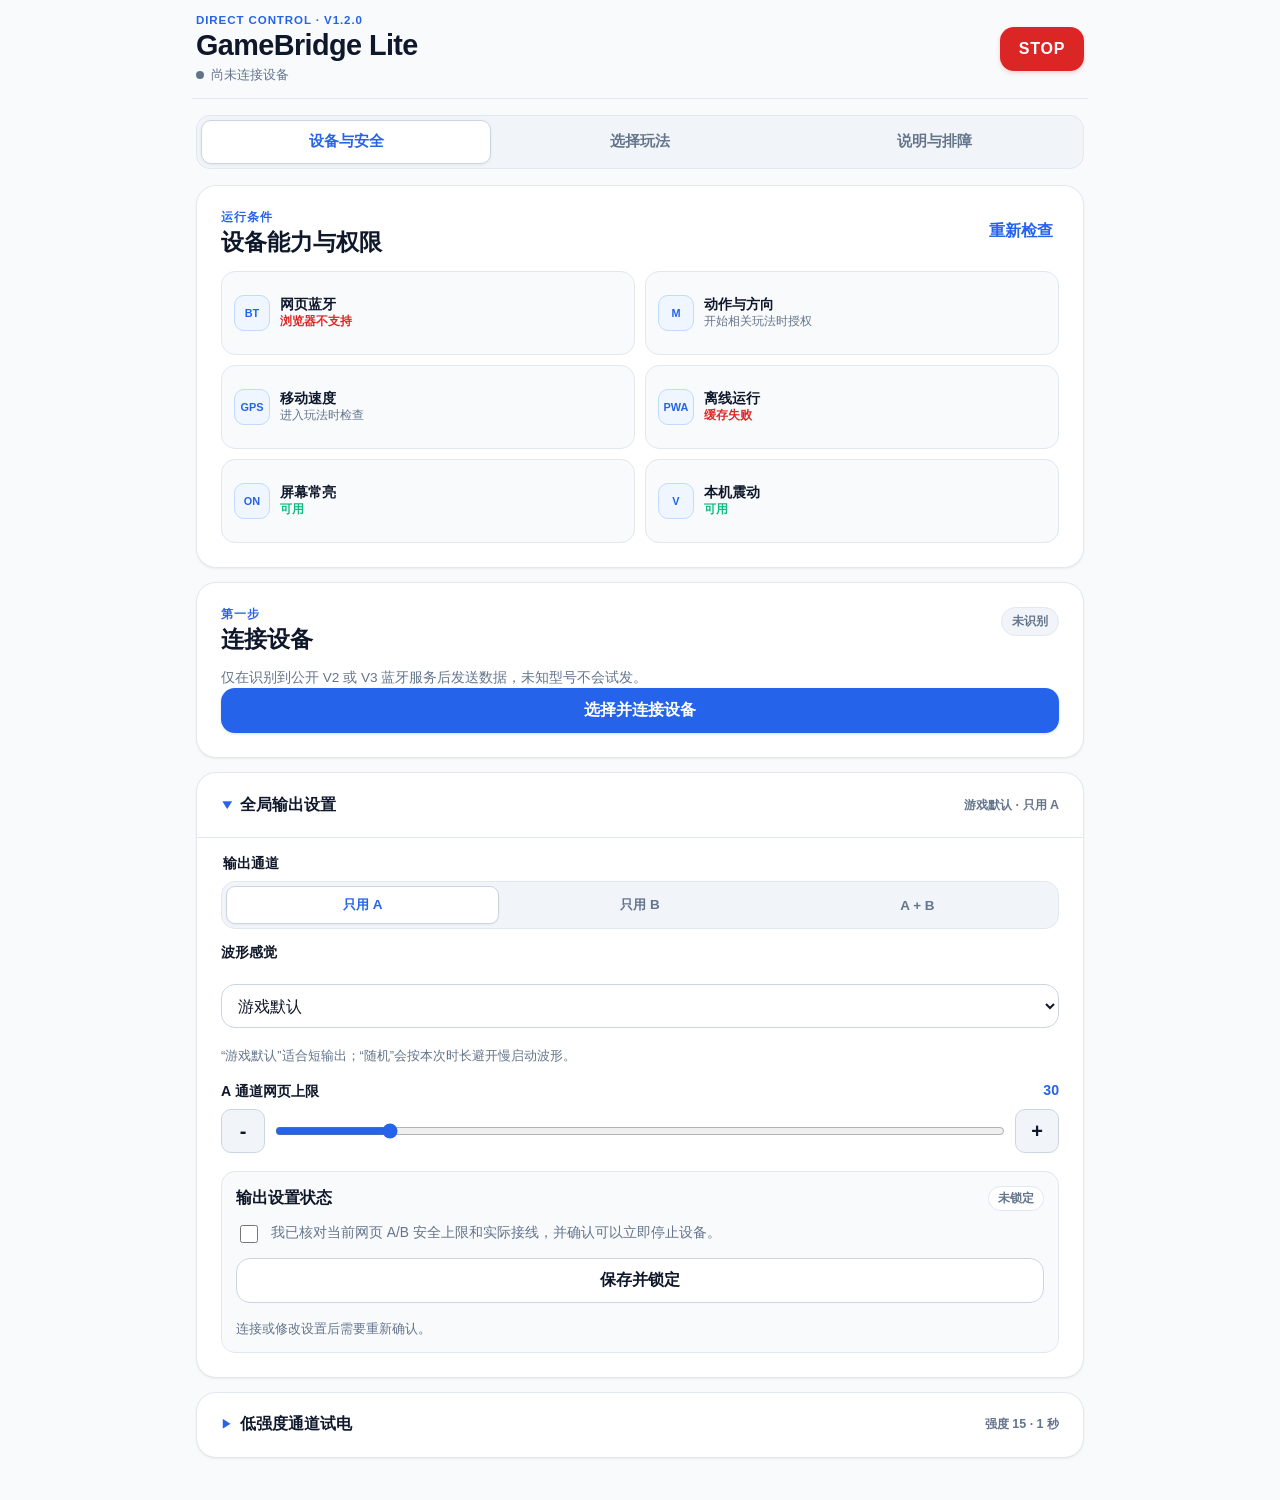
<file: GameBridge-for-Fun-Lite/index.html>
<!doctype html>
<html lang="zh-CN">
<head>
    <meta charset="utf-8">
    <meta name="viewport" content="width=device-width, initial-scale=1, viewport-fit=cover">
    <meta name="theme-color" content="#0b1424">
    <meta name="description" content="由浏览器直接连接设备的实验性体感游戏 PWA">
    <meta http-equiv="Content-Security-Policy" content="default-src 'self'; script-src 'self'; style-src 'self'; img-src 'self' data:; connect-src 'self'; object-src 'none'; base-uri 'self'; form-action 'none'">
    <link rel="manifest" href="./manifest.json">
    <link rel="icon" href="./icons/icon-192.svg" type="image/svg+xml">
    <title>GameBridge for Fun Lite</title>
    <link rel="stylesheet" href="./css/style.css">
</head>
<body>
    <div class="app-shell">
        <header class="top-bar">
            <div class="brand-block">
                <p class="eyebrow">DIRECT CONTROL · V1.2.0</p>
                <h1>GameBridge Lite</h1>
                <p id="device-status" class="status-line" data-state="off">尚未连接设备</p>
            </div>
            <button id="emergency-stop" class="danger-button" type="button">STOP</button>
        </header>

        <main>
            <nav class="task-tabs" role="tablist" aria-label="主要页面">
                <button id="tab-setup" class="task-tab is-active" type="button" role="tab" aria-selected="true" aria-controls="page-setup" data-page="setup">设备与安全</button>
                <button id="tab-games" class="task-tab" type="button" role="tab" aria-selected="false" aria-controls="page-games" data-page="games">选择玩法</button>
                <button id="tab-help" class="task-tab" type="button" role="tab" aria-selected="false" aria-controls="page-help" data-page="help">说明与排障</button>
            </nav>

            <section id="page-setup" class="task-page" role="tabpanel" aria-labelledby="tab-setup">
                <section class="panel" aria-labelledby="capability-title">
                    <div class="panel-heading">
                        <div>
                            <p class="section-kicker">运行条件</p>
                            <h2 id="capability-title">设备能力与权限</h2>
                        </div>
                        <button id="retry-capabilities" class="text-button" type="button">重新检查</button>
                    </div>
                    <div class="capability-grid">
                        <div class="capability-card">
                            <span class="capability-mark" aria-hidden="true">BT</span>
                            <strong>网页蓝牙</strong>
                            <span id="capability-bluetooth" class="capability-state">检查中</span>
                        </div>
                        <div class="capability-card">
                            <span class="capability-mark" aria-hidden="true">M</span>
                            <strong>动作与方向</strong>
                            <span id="capability-motion" class="capability-state">检查中</span>
                        </div>
                        <div class="capability-card">
                            <span class="capability-mark" aria-hidden="true">GPS</span>
                            <strong>移动速度</strong>
                            <span id="capability-location" class="capability-state">检查中</span>
                        </div>
                        <div class="capability-card">
                            <span class="capability-mark" aria-hidden="true">PWA</span>
                            <strong>离线运行</strong>
                            <span id="capability-offline" class="capability-state">检查中</span>
                        </div>
                        <div class="capability-card">
                            <span class="capability-mark" aria-hidden="true">ON</span>
                            <strong>屏幕常亮</strong>
                            <span id="capability-wake" class="capability-state">检查中</span>
                        </div>
                        <div class="capability-card">
                            <span class="capability-mark" aria-hidden="true">V</span>
                            <strong>本机震动</strong>
                            <span id="capability-vibration" class="capability-state">检查中</span>
                        </div>
                    </div>
                </section>

                <section class="panel" aria-labelledby="connection-title">
                    <div class="panel-heading">
                        <div>
                            <p class="section-kicker">第一步</p>
                            <h2 id="connection-title">连接设备</h2>
                        </div>
                        <span id="protocol-badge" class="badge">未识别</span>
                    </div>
                    <p id="connection-detail" class="supporting-text">仅在识别到公开 V2 或 V3 蓝牙服务后发送数据，未知型号不会试发。</p>
                    <button id="connect-device" class="primary-button full-width" type="button">选择并连接设备</button>
                </section>

                <details id="global-output-panel" class="panel disclosure" open>
                    <summary>
                        <span><small>第二步</small>全局输出设置</span>
                        <span id="output-summary" class="summary-value">游戏默认 · 只用 A</span>
                    </summary>
                    <div class="disclosure-body">
                        <fieldset class="control-group">
                            <legend>输出通道</legend>
                            <div class="segmented-control">
                                <label><input type="radio" name="output-channel" value="a" checked><span>只用 A</span></label>
                                <label><input type="radio" name="output-channel" value="b"><span>只用 B</span></label>
                                <label><input type="radio" name="output-channel" value="ab"><span>A + B</span></label>
                            </div>
                        </fieldset>

                        <label class="field-label" for="waveform-select">波形感觉</label>
                        <select id="waveform-select" class="select-control"></select>
                        <p class="field-help">“游戏默认”适合短输出；“随机”会按本次时长避开慢启动波形。</p>

                        <div id="limit-a-block" class="range-block">
                            <label for="limit-a"><span>A 通道网页上限</span><output id="limit-a-value" for="limit-a">30</output></label>
                            <div class="stepper-slider-wrap">
                                <button type="button" class="stepper-btn" onclick="window.stepLiteRange('limit-a', -1)">-</button>
                                <div class="slider-track-relative">
                                    <input id="limit-a" type="range" min="0" max="200" step="1" value="30">
                                </div>
                                <button type="button" class="stepper-btn" onclick="window.stepLiteRange('limit-a', 1)">+</button>
                            </div>
                        </div>
                        <div id="limit-b-block" class="range-block" hidden>
                            <label for="limit-b"><span>B 通道网页上限</span><output id="limit-b-value" for="limit-b">30</output></label>
                            <div class="stepper-slider-wrap">
                                <button type="button" class="stepper-btn" onclick="window.stepLiteRange('limit-b', -1)">-</button>
                                <div class="slider-track-relative">
                                    <input id="limit-b" type="range" min="0" max="200" step="1" value="30">
                                </div>
                                <button type="button" class="stepper-btn" onclick="window.stepLiteRange('limit-b', 1)">+</button>
                            </div>
                        </div>

                        <div class="confirmation-box">
                            <div class="lock-state-line">
                                <strong>输出设置状态</strong>
                                <span id="output-lock-badge" class="lock-badge" data-state="unlocked">未锁定</span>
                            </div>
                            <label id="output-confirm-row" class="check-row">
                                <input id="output-confirm-checkbox" type="checkbox">
                                <span>我已核对当前网页 A/B 安全上限和实际接线，并确认可以立即停止设备。</span>
                            </label>
                            <button id="confirm-output" class="secondary-button" type="button">保存并锁定</button>
                            <button id="edit-output" class="secondary-button" type="button" hidden>修改</button>
                            <p id="confirmation-status" class="field-help" role="status" aria-live="polite">连接或修改设置后需要重新确认。</p>
                        </div>
                    </div>
                </details>

                <details class="panel disclosure">
                    <summary>
                        <span><small>第三步</small>低强度通道试电</span>
                        <span class="summary-value">强度 15 · 1 秒</span>
                    </summary>
                    <div class="disclosure-body">
                        <p class="supporting-text">分别试 A、B 或 A+B。固定使用强度 15、游戏默认波形和 1 秒时长，并继续受对应网页上限约束。</p>
                        <div class="test-action-grid">
                            <button class="primary-button" type="button" data-test-channel="a" disabled>试 A</button>
                            <button class="primary-button" type="button" data-test-channel="b" disabled>试 B</button>
                            <button class="primary-button" type="button" data-test-channel="ab" disabled>试 A+B</button>
                        </div>
                    </div>
                </details>
            </section>

            <section id="page-games" class="task-page" role="tabpanel" aria-labelledby="tab-games" hidden>
                <div id="game-list-view">
                    <div class="page-heading">
                        <p class="section-kicker">四种玩法</p>
                        <h2 id="game-list-title" tabindex="-1">选择一个游戏</h2>
                        <p>通道与波形统一使用“设备与安全”中的设置。</p>
                    </div>
                    <div class="game-grid">
                        <button class="game-card" type="button" data-game="shake">
                            <span class="game-icon" aria-hidden="true"><svg viewBox="0 0 24 24"><circle cx="12" cy="12" r="8"></circle><circle cx="12" cy="12" r="2"></circle><path d="M12 2v3M12 19v3M2 12h3M19 12h3"></path></svg></span>
                            <span class="game-copy"><span><strong>手抖挑战</strong><small>01</small></span><em>倾斜手机控制平衡，偏离安全区后线性增加输出。</em></span>
                        </button>
                        <button class="game-card" type="button" data-game="dice">
                            <span class="game-icon" aria-hidden="true"><svg viewBox="0 0 24 24"><rect x="4" y="4" width="16" height="16" rx="3"></rect><circle cx="8" cy="8" r="1"></circle><circle cx="12" cy="12" r="1"></circle><circle cx="16" cy="16" r="1"></circle></svg></span>
                            <span class="game-copy"><span><strong>摇骰子对决</strong><small>02</small></span><em>双方各摇三颗骰子，按点数差和豹子规则结算。</em></span>
                        </button>
                        <button class="game-card" type="button" data-game="slot">
                            <span class="game-icon" aria-hidden="true"><svg viewBox="0 0 24 24"><rect x="3" y="5" width="18" height="14" rx="3"></rect><path d="M9 5v14M15 5v14M6 12h.01M12 12h.01M18 12h.01"></path></svg></span>
                            <span class="game-copy"><span><strong>极速角子机</strong><small>03</small></span><em>三个图标同时开奖，未中奖会推高压力并触发惩罚。</em></span>
                        </button>
                        <button class="game-card" type="button" data-game="lightning">
                            <span class="game-icon" aria-hidden="true"><svg viewBox="0 0 24 24"><path d="m13 2-7 11h6l-1 9 7-12h-6z"></path></svg></span>
                            <span class="game-copy"><span><strong>雷电极速</strong><small>04</small></span><em>根据移动速度改变强度，低速、超速和定位异常立即停止。</em></span>
                        </button>
                    </div>
                </div>

                <section id="game-settings-view" class="panel settings-panel" hidden aria-labelledby="settings-title">
                    <button id="back-to-games" class="back-button" type="button">返回玩法列表</button>
                    <div class="page-heading compact">
                        <p class="section-kicker">玩法参数</p>
                        <h2 id="settings-title">游戏设置</h2>
                        <p id="settings-description"></p>
                    </div>
                    <form id="game-settings-form">
                        <div id="game-settings-fields" class="settings-fields"></div>
                        <div class="settings-actions">
                            <button id="restore-game-defaults" class="secondary-button" type="button">恢复当前玩法默认</button>
                            <button id="calibrate-game-pose" class="secondary-button" type="button" hidden>校准当前姿态</button>
                        </div>
                        <p id="settings-message" class="field-help" role="status" aria-live="polite"></p>
                        <button id="start-game" class="primary-button full-width" type="submit" disabled>连接并确认设置后开始</button>
                    </form>
                </section>
            </section>

            <section id="page-help" class="task-page" role="tabpanel" aria-labelledby="tab-help" hidden>
                <div class="page-heading">
                    <p class="section-kicker">说明与排障</p>
                    <h2>先判断是哪一层没有准备好</h2>
                    <p>页面会保留当前阻止原因。没有 GPS/GNSS 的设备不能使用雷电极速，但不影响其他玩法。</p>
                </div>
                <section class="panel help-list">
                    <article><strong>无法连接</strong><p>请使用 Android Chrome 或 Edge，并通过 HTTPS 打开。iOS Safari 和应用内浏览器没有 Web Bluetooth。</p></article>
                    <article><strong>动作没有反应</strong><p>重新检查动作权限并保持页面在前台；超过 1 秒没有新方向数据会安全停止。</p></article>
                    <article><strong>速度一直无效</strong><p>设备必须具有 GPS/GNSS，并允许精确定位。Lite 不保存或上传经纬度，只使用系统给出的速度。</p></article>
                    <article><strong>长时间显示休息或间隔</strong><p>这是玩法规则正在等待，不是页面卡死。急停和结束游戏始终可以立即作废任务。</p></article>
                </section>
                <section class="panel version-panel">
                    <div><span>当前版本</span><strong>1.2.0</strong></div>
                    <div><span>离线状态</span><strong id="offline-detail">正在检查</strong></div>
                    <button id="check-update" class="secondary-button" type="button">检查离线资源更新</button>
                    <button id="reset-settings" class="text-button" type="button">清除 Lite 本地设置</button>
                </section>
            </section>

            <section id="play-screen" class="play-screen" hidden aria-labelledby="play-title">
                <div class="play-heading">
                    <div>
                        <p class="section-kicker">游戏运行中</p>
                        <h2 id="play-title">玩法</h2>
                    </div>
                    <span id="play-stage" class="stage-badge">等待判定</span>
                </div>
                <div id="play-visual" class="play-visual" aria-live="polite">
                    <canvas id="game-canvas" class="game-canvas" hidden aria-label="当前玩法的实时判定画面"></canvas>
                    <strong id="play-primary">准备开始</strong>
                    <span id="play-secondary">请保持页面在前台</span>
                    <div id="play-meter" class="meter" hidden><span></span></div>
                </div>
                <button id="game-action" class="primary-button full-width" type="button" hidden>执行</button>
                <button id="calibrate-play-pose" class="secondary-button full-width" type="button" hidden>🎯 设当前握持为中心</button>
                <button id="end-game" class="secondary-button full-width" type="button">结束游戏并返回</button>
            </section>
        </main>
    </div>

    <dialog id="lightning-safety-dialog" class="safety-dialog">
        <form method="dialog">
            <p class="section-kicker">移动玩法安全确认</p>
            <h2>只能在封闭并已清场的区域使用</h2>
            <p>本玩法可能用于汽车、三轮车、电动车等移动工具。驾驶员、骑行者和载具操作者不得操作游戏，也不得成为输出接收者。</p>
            <ul>
                <li>速度达到 60 km/h 会立即停止；低于 60 后仍需等待用户设置的恢复时间。</li>
                <li>定位失效、页面进入后台、蓝牙断开或单局到时会停止输出。</li>
                <li>软件限制不能代替清场、人工监护和硬件物理停止。</li>
            </ul>
            <label class="check-row"><input class="lightning-confirm" type="checkbox"><span>现场为封闭、非公共道路，周围没有无关人员。</span></label>
            <label class="check-row"><input class="lightning-confirm" type="checkbox"><span>载具操作者不接收输出，也不操作手机。</span></label>
            <label class="check-row"><input class="lightning-confirm" type="checkbox"><span>输出接收者或监护者可以随时触及硬件停止。</span></label>
            <div class="dialog-actions">
                <button value="cancel" class="secondary-button" type="submit">取消</button>
                <button id="confirm-lightning-safety" value="default" class="primary-button" type="submit" disabled>确认并开始</button>
            </div>
        </form>
    </dialog>

    <aside id="update-toast" class="update-toast" hidden aria-live="polite">
        <div><strong>新版本已下载</strong><p>停止输出后可安全切换并重新载入。</p></div>
        <button id="apply-update" class="primary-button" type="button">更新</button>
        <button id="dismiss-update" class="text-button" type="button">稍后</button>
    </aside>

    <div id="message-toast" class="message-toast" hidden role="status" aria-live="polite"></div>

    <script src="./js/coyote-protocol.js"></script>
    <script src="./js/waveforms.js"></script>
    <script src="./js/game-logic.js"></script>
    <script src="./js/game-config.js"></script>
    <script src="./js/game-runtime.js"></script>
    <script src="./js/ble-driver.js"></script>
    <script src="./js/output-controller.js"></script>
    <script src="./js/pwa-manager.js"></script>
    <script src="./js/main.js"></script>
</body>
</html>
</file>
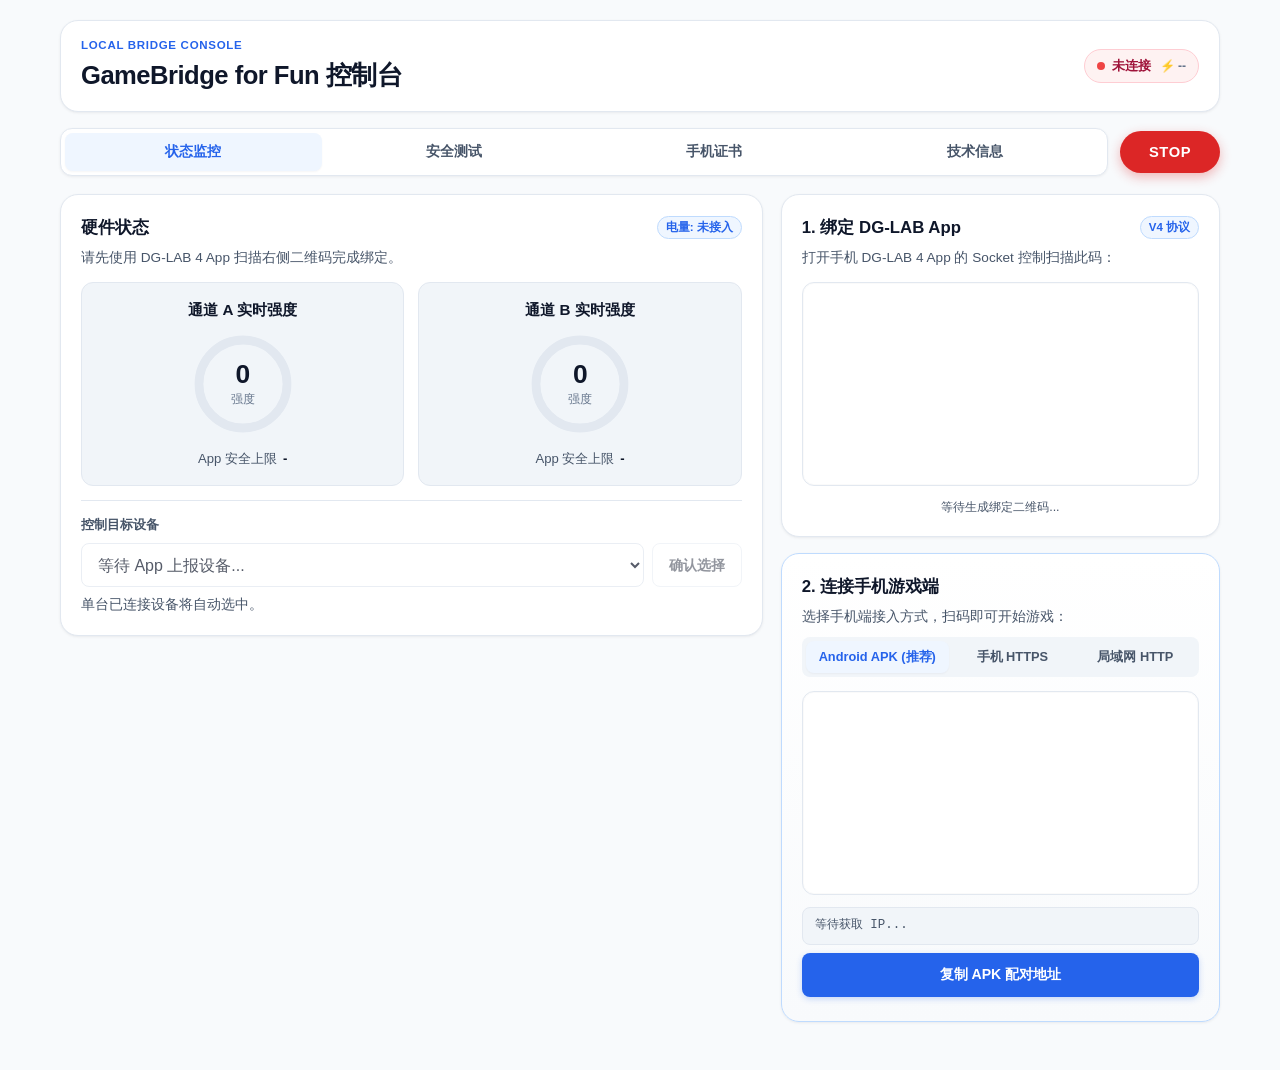
<file: static/index.html>
<!DOCTYPE html>
<html lang="zh-CN">
<head>
    <meta charset="UTF-8">
    <meta name="viewport" content="width=device-width, initial-scale=1.0">
    <title>GameBridge for Fun 控制台</title>
    <link rel="stylesheet" href="style.css?v=20260821-light-ui">
    <script src="qrcode.min.js?v=20260706-valid"></script>
</head>
<body>
    <div class="container">
        <!-- 顶栏：产品标识、极简状态胶囊与 STOP 急停按钮 -->
        <header class="app-header">
            <div>
                <p class="eyebrow">Local Bridge Console</p>
                <h1>GameBridge for Fun 控制台</h1>
            </div>
            <div style="display: flex; align-items: center; gap: 12px;">
                <div id="backend-status" class="header-status" role="status" aria-live="polite">
                    <span class="status-dot" aria-hidden="true"></span>
                    <span id="backend-status-text">未连接</span>
                    <span id="top-latency" style="color: var(--text-muted); font-size: 0.76rem; margin-left: 2px;">⚡ --</span>
                </div>
            </div>
        </header>

        <!-- 页签与急停吸顶栏 -->
        <div class="console-sticky-bar">
            <nav class="tabs" role="tablist" aria-label="控制台页面">
                <button id="tab-button-monitor" type="button" role="tab" class="tab active" data-tab="monitor" aria-controls="tab-monitor" aria-selected="true" tabindex="0" onclick="switchTab('monitor')">状态监控</button>
                <button id="tab-button-test" type="button" role="tab" class="tab" data-tab="test" aria-controls="tab-test" aria-selected="false" tabindex="-1" onclick="switchTab('test')">安全测试</button>
                <button id="tab-button-cert" type="button" role="tab" class="tab" data-tab="cert" aria-controls="tab-cert" aria-selected="false" tabindex="-1" onclick="switchTab('cert')">手机证书</button>
                <button id="tab-button-settings" type="button" role="tab" class="tab" data-tab="settings" aria-controls="tab-settings" aria-selected="false" tabindex="-1" onclick="switchTab('settings')">技术信息</button>
            </nav>
            <button type="button" class="console-emergency-stop" onclick="stopConsoleOutput()">STOP</button>
        </div>

        <!-- 1. 状态监控面板 (双栏现代仪表盘布局) -->
        <div id="tab-monitor" class="tab-content active" role="tabpanel" aria-labelledby="tab-button-monitor">
            <div class="console-split-layout">
                <!-- 左侧主控区 (62%) -->
                <div style="display: flex; flex-direction: column; gap: 16px;">
                    <!-- 硬件状态看板 -->
                    <div class="panel">
                        <div class="panel-heading">
                            <h2>硬件状态</h2>
                            <span id="battery-badge" class="panel-badge">电量: 未接入</span>
                        </div>
                        <p id="device-status-detail" class="sub-text" style="margin-bottom: 12px;">请先使用 DG-LAB 4 App 扫描右侧二维码完成绑定。</p>

                        <!-- A/B 通道 SVG 圆弧表盘 -->
                        <div class="gauges-grid">
                            <div class="gauge-card">
                                <h3>通道 A 实时强度</h3>
                                <div class="gauge-svg-wrap">
                                    <svg class="gauge-svg" viewBox="0 0 100 100">
                                        <circle class="gauge-bg-circle" cx="50" cy="50" r="40"></circle>
                                        <circle id="gauge-circle-a" class="gauge-meter-a" cx="50" cy="50" r="40"></circle>
                                    </svg>
                                    <div class="gauge-val-display">
                                        <div id="gauge-val-a" class="gauge-number">0</div>
                                        <div class="gauge-label">强度</div>
                                    </div>
                                </div>
                                <div class="gauge-footer-limit">
                                    <span>App 安全上限</span>
                                    <strong id="gauge-limit-a">-</strong>
                                </div>
                            </div>
                            <div class="gauge-card">
                                <h3>通道 B 实时强度</h3>
                                <div class="gauge-svg-wrap">
                                    <svg class="gauge-svg" viewBox="0 0 100 100">
                                        <circle class="gauge-bg-circle" cx="50" cy="50" r="40"></circle>
                                        <circle id="gauge-circle-b" class="gauge-meter-b" cx="50" cy="50" r="40"></circle>
                                    </svg>
                                    <div class="gauge-val-display">
                                        <div id="gauge-val-b" class="gauge-number">0</div>
                                        <div class="gauge-label">强度</div>
                                    </div>
                                </div>
                                <div class="gauge-footer-limit">
                                    <span>App 安全上限</span>
                                    <strong id="gauge-limit-b">-</strong>
                                </div>
                            </div>
                        </div>

                        <!-- 目标设备多选 -->
                        <div class="device-selection">
                            <label for="device-select">控制目标设备</label>
                            <div style="display: flex; gap: 8px;">
                                <select id="device-select" disabled style="flex: 1;">
                                    <option value="">等待 App 上报设备...</option>
                                </select>
                                <button id="confirm-device-button" type="button" class="btn" onclick="selectDevice()" disabled>确认选择</button>
                            </div>
                            <p id="device-selection-result" class="sub-text" aria-live="polite">单台已连接设备将自动选中。</p>
                        </div>
                    </div>
                </div>

                <!-- 右侧分步连接中心 (38%) -->
                <div style="display: flex; flex-direction: column; gap: 16px;">
                    <!-- 步骤 1：绑定 DG-LAB App -->
                    <div class="panel">
                        <div class="panel-heading">
                            <h2>1. 绑定 DG-LAB App</h2>
                            <span class="panel-badge">V4 协议</span>
                        </div>
                        <p class="sub-text">打开手机 DG-LAB 4 App 的 Socket 控制扫描此码：</p>
                        <div class="qr-box">
                            <div id="app-qrcode"></div>
                        </div>
                        <p id="app-url-text" class="sub-text" style="font-size: 0.78rem; text-align: center;">等待生成绑定二维码...</p>
                    </div>

                    <!-- 步骤 2：连接手机游戏端 (分段切换器) -->
                    <div class="panel panel-featured">
                        <div class="panel-heading">
                            <h2>2. 连接手机游戏端</h2>
                        </div>
                        <p class="sub-text" style="margin-bottom: 10px;">选择手机端接入方式，扫码即可开始游戏：</p>

                        <!-- 分段选择器 -->
                        <div style="display: grid; grid-template-columns: 1.2fr 1fr 1fr; gap: 4px; padding: 4px; background: var(--bg-soft); border-radius: var(--radius-small); margin-bottom: 12px;">
                            <button id="btn-mode-apk" type="button" class="tab active" style="min-height: 32px; font-size: 0.8rem; padding: 4px 6px;" onclick="switchConnectTab('apk')">Android APK (推荐)</button>
                            <button id="btn-mode-https" type="button" class="tab" style="min-height: 32px; font-size: 0.8rem; padding: 4px 6px;" onclick="switchConnectTab('https')">手机 HTTPS</button>
                            <button id="btn-mode-http" type="button" class="tab" style="min-height: 32px; font-size: 0.8rem; padding: 4px 6px;" onclick="switchConnectTab('http')">局域网 HTTP</button>
                        </div>

                        <!-- 动态二维码展示区 -->
                        <div id="connect-view-apk">
                            <div class="qr-box">
                                <div id="apk-qrcode"></div>
                            </div>
                            <p id="apk-url-text" class="address-text" style="margin-bottom: 8px;">等待获取 IP...</p>
                            <button type="button" class="primary-button full-width" onclick="copyAddress('apk-url-text', 'apk-copy-result')">复制 APK 配对地址</button>
                            <p id="apk-copy-result" class="sub-text" style="font-size: 0.76rem; margin-top: 4px; text-align: center;"></p>
                        </div>

                        <div id="connect-view-https" style="display: none;">
                            <div class="qr-box">
                                <div id="secure-game-qrcode"></div>
                            </div>
                            <p id="secure-game-url-text" class="address-text" style="margin-bottom: 8px;">等待 HTTPS 服务...</p>
                            <button type="button" class="primary-button full-width" onclick="copyAddress('secure-game-url-text', 'https-copy-result')">复制 HTTPS 地址</button>
                            <p id="https-copy-result" class="sub-text" style="font-size: 0.76rem; margin-top: 4px; text-align: center;"></p>
                            <p id="secure-game-hint" class="sub-text" style="font-size: 0.76rem; margin-top: 4px;">iPhone 玩家请先至“手机证书”页安装证书。</p>
                        </div>

                        <div id="connect-view-http" style="display: none;">
                            <div class="qr-box">
                                <div id="game-qrcode"></div>
                            </div>
                            <p id="game-url-text" class="address-text" style="margin-bottom: 8px;">等待获取 IP...</p>
                            <button type="button" class="btn full-width" onclick="copyAddress('game-url-text', 'http-copy-result')">复制普通网页地址</button>
                            <p id="http-copy-result" class="sub-text" style="font-size: 0.76rem; margin-top: 4px; text-align: center;"></p>
                        </div>
                    </div>
                </div>
            </div>
        </div>

        <!-- 2. 安全测试独立面板 -->
        <div id="tab-test" class="tab-content" role="tabpanel" aria-labelledby="tab-button-test" hidden>
            <div class="panel console-test-panel">
                <h2>安全通道与链路测试</h2>
                <p class="sub-text" style="margin-bottom: 16px;">自检确认链路正常后，可发送 15 强度 1 秒短脉冲试电。测试强度上限 30、时长上限 1 秒。</p>
                <div style="display: grid; grid-template-columns: repeat(auto-fit, minmax(180px, 1fr)); gap: 16px; margin-bottom: 16px;">
                    <div>
                        <label class="slider-label" style="margin-bottom: 5px;">测试通道</label>
                        <select id="console-test-output-mode">
                            <option value="a">只测 A</option>
                            <option value="b">只测 B</option>
                            <option value="ab">A+B 同时</option>
                        </select>
                    </div>
                    <div class="slider-container" style="margin: 0;">
                        <div class="slider-label">
                            <span>测试强度</span>
                            <span id="val-console-test-strength">15</span>
                        </div>
                        <div class="stepper-slider-wrap">
                            <button type="button" class="stepper-btn" onclick="stepConsoleStrength(-1)">-</button>
                            <div class="slider-track-relative">
                                <input type="range" id="console-test-strength" min="1" max="30" value="15" oninput="updateConsoleTestLabels()">
                            </div>
                            <button type="button" class="stepper-btn" onclick="stepConsoleStrength(1)">+</button>
                        </div>
                    </div>
                    <div class="slider-container" style="margin: 0;">
                        <div class="slider-label">
                            <span>测试时长</span>
                            <span id="val-console-test-duration">1.0s</span>
                        </div>
                        <div class="stepper-slider-wrap">
                            <button type="button" class="stepper-btn" onclick="stepConsoleDuration(-0.1)">-</button>
                            <div class="slider-track-relative">
                                <input type="range" id="console-test-duration" min="0.1" max="1.0" step="0.1" value="1.0" oninput="updateConsoleTestLabels()">
                            </div>
                            <button type="button" class="stepper-btn" onclick="stepConsoleDuration(0.1)">+</button>
                        </div>
                    </div>
                </div>
                <div class="button-row" style="margin-bottom: 12px;">
                    <button style="flex: 1;" onclick="runConsoleSelfCheck()">连接自检</button>
                    <button class="primary-button" style="flex: 1;" onclick="sendConsoleTestShock()">安全试电</button>
                    <button class="danger-button" style="flex: 1;" onclick="stopConsoleOutput()">停止输出</button>
                </div>
                <p id="console-test-result" class="sub-text" role="status" aria-live="polite">等待自检。</p>
            </div>
        </div>

        <!-- 3. 手机 HTTPS 证书面板 -->
        <div id="tab-cert" class="tab-content" role="tabpanel" aria-labelledby="tab-button-cert" hidden>
            <div class="console-split-layout">
                <div class="panel">
                    <h2>安装本地根证书</h2>
                    <p class="sub-text" style="margin-bottom: 12px;">手机只需要安装根证书。服务器证书由电脑根据当前局域网 IP 自动生成并轮换。</p>
                    <p class="sub-text" style="color: var(--warning); margin-bottom: 14px;">仅在个人设备和可信家庭 Wi-Fi 中安装；长期不用时可在系统描述文件中删除。</p>

                    <div style="display: grid; grid-template-columns: 1fr 1fr; gap: 14px; margin-bottom: 14px;">
                        <div>
                            <p class="sub-text" style="margin-bottom: 6px; font-weight: 600;">iPhone 扫描描述文件：</p>
                            <p id="cert-profile-url" class="address-text" style="font-size: 0.72rem; margin-bottom: 8px;">等待证书...</p>
                            <div class="qr-box" style="min-height: 160px;">
                                <div id="cert-qrcode"></div>
                            </div>
                        </div>
                        <div>
                            <p class="sub-text" style="margin-bottom: 6px; font-weight: 600;">Android 扫描 .cer 文件：</p>
                            <p id="cert-cer-url" class="address-text" style="font-size: 0.72rem; margin-bottom: 8px;">等待证书...</p>
                            <div class="qr-box" style="min-height: 160px;">
                                <div id="cert-cer-qrcode"></div>
                            </div>
                        </div>
                    </div>

                    <div style="display: grid; grid-template-columns: 1fr 1fr; gap: 10px;">
                        <a id="cert-profile-link" class="btn" href="#">下载 iPhone 描述文件</a>
                        <a id="cert-cer-link" class="btn" href="#">下载 Android .cer</a>
                    </div>
                </div>

                <div class="panel">
                    <h2>信任步骤与证书状态</h2>
                    <p class="sub-text" style="margin-bottom: 6px; font-weight: 600;">iPhone 信任流程：</p>
                    <ol class="sub-text" style="padding-left: 20px; margin-bottom: 12px; font-size: 0.82rem;">
                        <li>Safari 下载后，进入“设置 > 已下载描述文件”安装。</li>
                        <li>进入“设置 > 通用 > 关于本机 > 证书信任设置”。</li>
                        <li>开启 GameBridge for Fun 根证书的完全信任。</li>
                    </ol>

                    <table class="stats-table" style="margin-bottom: 14px;">
                        <tr>
                            <td>签发 IP</td>
                            <td id="cert-signed-ip">-</td>
                        </tr>
                        <tr>
                            <td>IP 来源</td>
                            <td id="cert-ip-mode">-</td>
                        </tr>
                        <tr>
                            <td>根证书到期</td>
                            <td id="cert-root-expiry">-</td>
                        </tr>
                        <tr>
                            <td>服务器证书到期</td>
                            <td id="cert-server-expiry">-</td>
                        </tr>
                    </table>
                    <p class="sub-text" style="font-size: 0.78rem;">根证书 SHA-256 指纹：</p>
                    <p id="cert-fingerprint" class="address-text" style="font-size: 0.74rem;">-</p>
                </div>
            </div>
        </div>

        <!-- 4. 技术信息面板 -->
        <div id="tab-settings" class="tab-content" role="tabpanel" aria-labelledby="tab-button-settings" hidden>
            <div class="console-split-layout">
                <div class="panel">
                    <h2>网络与服务参数</h2>
                    <table class="stats-table">
                        <tr>
                            <td>程序版本</td>
                            <td id="stat-app-version">-</td>
                        </tr>
                        <tr>
                            <td>局域网 IP</td>
                            <td id="stat-ip">-</td>
                        </tr>
                        <tr>
                            <td>HTTP 静态网页端口</td>
                            <td id="stat-http-port">-</td>
                        </tr>
                        <tr>
                            <td>网页通信 (WS) 端口</td>
                            <td id="stat-web-ws-port">-</td>
                        </tr>
                        <tr>
                            <td>HTTPS 静态网页端口</td>
                            <td id="stat-https-port">-</td>
                        </tr>
                        <tr>
                            <td>安全通信 (WSS) 端口</td>
                            <td id="stat-secure-web-ws-port">-</td>
                        </tr>
                        <tr>
                            <td>App 桥接 (WS) 端口</td>
                            <td id="stat-app-ws-port">-</td>
                        </tr>
                        <tr>
                            <td>App 桥接协议</td>
                            <td id="stat-bridge-protocol">V4</td>
                        </tr>
                    </table>
                </div>

                <div class="panel">
                    <h2>硬件与输出遥测</h2>
                    <table class="stats-table">
                        <tr>
                            <td>郊狼硬件型号</td>
                            <td id="stat-device-model">未连接</td>
                        </tr>
                        <tr>
                            <td>App 内设备名称</td>
                            <td id="stat-device-name">未连接</td>
                        </tr>
                        <tr>
                            <td>硬件蓝牙状态</td>
                            <td id="stat-device-connected">未连接</td>
                        </tr>
                        <tr>
                            <td>电脑 ↔ App 延迟</td>
                            <td id="stat-app-latency">-</td>
                        </tr>
                        <tr>
                            <td>电脑 ↔ 游戏端延迟</td>
                            <td id="stat-game-latency">-</td>
                        </tr>
                        <tr>
                            <td>通道 A 硬件限幅</td>
                            <td id="stat-limit-a">-</td>
                        </tr>
                        <tr>
                            <td>通道 B 硬件限幅</td>
                            <td id="stat-limit-b">-</td>
                        </tr>
                        <tr>
                            <td>设备电量</td>
                            <td id="stat-battery-level">未接入</td>
                        </tr>
                        <tr>
                            <td>A 通道安全状态</td>
                            <td id="stat-safety-a">未读取</td>
                        </tr>
                        <tr>
                            <td>B 通道安全状态</td>
                            <td id="stat-safety-b">未读取</td>
                        </tr>
                    </table>
                </div>
            </div>
        </div>
    </div>

    <!-- 隐藏原 ID 锚点以保证向后完全兼容 -->
    <div style="display: none;">
        <span id="conn-status"></span>
    </div>

    <script src="console.js?v=20260821-light-ui"></script>
</body>
</html>
</file>
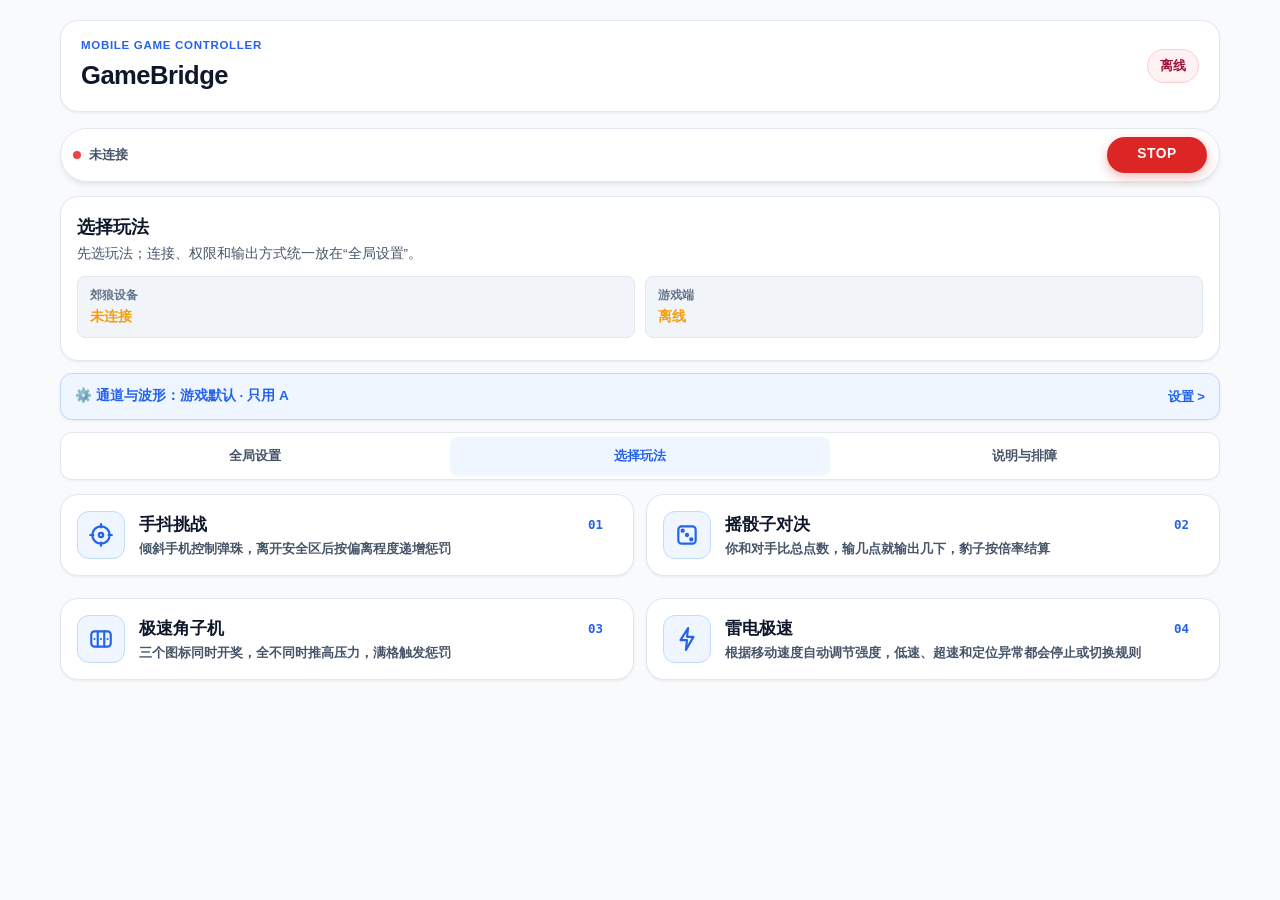
<file: static/game.html>
<!DOCTYPE html>
<html lang="zh-CN">
<head>
    <meta charset="UTF-8">
    <meta name="viewport" content="width=device-width, initial-scale=1.0">
    <title>GameBridge for Fun 小游戏操纵端</title>
    <link rel="stylesheet" href="style.css?v=20260727-ui-tabs">
    <style>
        body {
            touch-action: pan-y;
            -webkit-user-select: none;
            user-select: none;
            background: var(--bg);
            color: var(--text);
        }

        .flex-row {
            display: flex;
            justify-content: space-between;
            align-items: center;
            gap: 12px;
        }

        .game-select-container,
        .settings-stack {
            display: flex;
            flex-direction: column;
            gap: 12px;
            margin-bottom: 20px;
        }

        .game-card {
            width: 100%;
            min-height: 0;
            display: grid;
            grid-template-columns: 48px minmax(0, 1fr) auto;
            align-items: center;
            gap: 14px;
            padding: 16px;
            border: 1px solid var(--border);
            border-radius: var(--radius-large);
            color: var(--text);
            background: var(--surface);
            box-shadow: var(--shadow);
            cursor: pointer;
            text-align: left;
            transition: all 140ms ease;
            margin-bottom: 10px;
        }

        .game-card:hover {
            border-color: #BFDBFE;
            box-shadow: var(--shadow-md);
            transform: translateY(-1px);
        }

        .game-card:active {
            transform: scale(0.98);
        }

        .game-card-grid {
            display: grid;
            grid-template-columns: repeat(2, minmax(0, 1fr));
            grid-auto-rows: 1fr;
            gap: 12px;
        }

        .game-card-icon {
            display: grid;
            width: 48px;
            height: 48px;
            place-items: center;
            border-radius: var(--radius-medium);
            color: var(--primary);
            background: var(--primary-light);
            border: 1px solid #BFDBFE;
        }

        .game-card-icon svg {
            width: 26px;
            height: 26px;
            fill: none;
            stroke: currentColor;
            stroke-linecap: round;
            stroke-linejoin: round;
            stroke-width: 2;
        }

        .game-card-copy {
            min-width: 0;
        }

        .game-card-copy .sub-text {
            display: -webkit-box;
            overflow: hidden;
            margin: 4px 0 0;
            -webkit-box-orient: vertical;
            -webkit-line-clamp: 2;
            color: var(--text-secondary);
            font-size: 0.82rem;
        }

        .game-card-heading {
            display: flex;
            align-items: center;
            justify-content: space-between;
            gap: 8px;
        }

        .game-card-index {
            color: var(--primary);
            font-family: ui-monospace, SFMono-Regular, Menlo, monospace;
            font-size: 0.78rem;
            font-weight: 800;
        }

        .game-card-title {
            color: var(--text);
            font-size: 1.05rem;
            font-weight: 700;
        }

        .selection-title {
            margin-bottom: 4px;
            color: var(--text);
            font-size: 1.15rem;
            font-weight: 700;
        }

        .mobile-status-grid {
            display: grid;
            grid-template-columns: 1fr 1fr;
            gap: 10px;
            margin: 12px 0 6px;
        }

        .mobile-status-card {
            padding: 10px 12px;
            border: 1px solid var(--border);
            border-radius: var(--radius-small);
            background: var(--bg-soft);
        }

        .mobile-status-card span {
            display: block;
            color: var(--text-muted);
            font-size: 0.72rem;
            font-weight: 600;
        }

        .mobile-status-card strong {
            display: block;
            margin-top: 2px;
            color: var(--warning);
            font-size: 0.88rem;
            font-weight: 700;
        }

        .mobile-status-card strong.connected {
            color: var(--success);
        }

        /* 手机端置顶吸顶安全控制条 */
        .global-safety-bar {
            position: sticky;
            top: 8px;
            z-index: 40;
            display: flex;
            align-items: center;
            justify-content: space-between;
            gap: 10px;
            padding: 8px 12px;
            margin-bottom: 14px;
            border: 1px solid var(--border);
            border-radius: var(--radius-full);
            background: var(--surface);
            box-shadow: var(--shadow-md);
        }

        .global-safety-bar.ready {
            border-color: #A7F3D0;
        }

        .global-safety-state {
            display: flex;
            min-width: 0;
            align-items: center;
            gap: 8px;
            color: var(--text-secondary);
            font-size: 0.82rem;
            font-weight: 650;
        }

        .global-safety-state .status-dot {
            flex: 0 0 auto;
            width: 8px;
            height: 8px;
            border-radius: var(--radius-full);
            background: var(--danger);
        }

        .global-safety-bar.ready .status-dot {
            background: var(--success);
            box-shadow: 0 0 8px rgba(16, 185, 129, 0.5);
        }

        .global-safety-bar .danger-button,
        .global-safety-bar .emergency-stop-btn {
            min-height: 36px;
            padding: 6px 14px;
            border-radius: var(--radius-full);
            color: #FFFFFF !important;
            background: var(--danger-strong) !important;
            font-weight: 800;
            font-size: 0.86rem;
            letter-spacing: 0.04em;
            border: 0;
        }

        .readiness-result {
            min-height: 20px;
            margin-top: 8px;
        }

        .mobile-section-tabs,
        .settings-category-tabs {
            display: grid;
            grid-template-columns: repeat(3, minmax(0, 1fr));
            gap: 4px;
            padding: 4px;
            margin-bottom: 14px;
            border: 1px solid var(--border);
            border-radius: var(--radius-medium);
            background: var(--surface);
            box-shadow: var(--shadow-sm);
        }

        .mobile-section-tabs button,
        .settings-category-tabs button {
            min-width: 0;
            min-height: 38px;
            padding: 6px 8px;
            border-radius: var(--radius-small);
            border: 0;
            color: var(--text-secondary);
            background: transparent;
            font-size: 0.84rem;
            font-weight: 600;
            text-align: center;
            cursor: pointer;
            transition: all 140ms ease;
        }

        .mobile-section-tabs button[aria-selected="true"],
        .settings-category-tabs button[aria-selected="true"] {
            color: var(--primary);
            background: var(--primary-light);
            box-shadow: var(--shadow-sm);
        }

        .selection-tab-panel {
            min-width: 0;
        }

        .selection-setup-intro {
            padding: 14px;
            margin-bottom: 12px;
            border: 1px solid var(--border);
            border-radius: var(--radius-medium);
            background: var(--surface);
            box-shadow: var(--shadow-sm);
        }

        .test-disclosure {
            margin-bottom: 12px;
        }

        #capability-center {
            margin-bottom: 12px;
        }

        .global-output-disclosure {
            margin-bottom: 12px;
        }

        .global-output-disclosure > summary::after {
            content: "";
        }

        .game-card-copy .sub-text {
            margin-top: auto;
        }

        .global-output-message {
            min-height: 20px;
            margin-top: 8px;
        }

        .capability-grid {
            display: grid;
            grid-template-columns: repeat(2, minmax(0, 1fr));
            gap: 10px;
            margin-bottom: 12px;
        }

        .capability-card {
            display: flex;
            min-width: 0;
            flex-direction: column;
            gap: 8px;
            padding: 12px;
            border: 1px solid var(--border);
            border-radius: var(--radius-small);
            background: var(--bg-soft);
        }

        .capability-card-heading {
            display: flex;
            align-items: center;
            justify-content: space-between;
            gap: 8px;
        }

        .capability-card-heading strong {
            color: var(--text);
            font-size: 0.88rem;
        }

        .capability-state {
            color: var(--warning);
            font-size: 0.74rem;
            font-weight: 700;
        }

        .capability-state.ready {
            color: var(--success);
        }

        .capability-state.blocked {
            color: var(--danger);
        }

        .capability-card p {
            flex: 1;
            min-height: 38px;
            margin: 0;
            color: var(--text-secondary);
            font-size: 0.76rem;
            line-height: 1.4;
        }

        .capability-card button {
            width: 100%;
            min-height: 36px;
            margin-top: auto;
            font-size: 0.82rem;
        }

        .capability-actions {
            display: grid;
            grid-template-columns: repeat(2, minmax(0, 1fr));
            gap: 8px;
        }

        .settings-global-output {
            display: flex;
            align-items: center;
            justify-content: space-between;
            flex-wrap: wrap;
            gap: 10px;
            padding: 12px 14px;
            margin-bottom: 12px;
            border: 1px solid var(--border);
            border-radius: var(--radius-medium);
            background: var(--bg-soft);
        }

        .settings-category-tabs {
            grid-template-columns: repeat(var(--settings-tab-count, 2), minmax(0, 1fr));
            margin-bottom: 12px;
            scroll-margin-top: 70px;
        }

        .settings-global-output span {
            color: var(--text-muted);
            font-size: 0.8rem;
        }

        .settings-global-output strong {
            margin-top: 2px;
            color: var(--text);
            font-size: 0.9rem;
        }

        .test-disclosure-help {
            margin-bottom: 10px;
            font-size: 0.82rem;
        }

        .test-action-grid {
            display: grid;
            grid-template-columns: repeat(3, minmax(0, 1fr));
            gap: 8px;
        }

        .back-btn {
            margin-bottom: 14px;
            min-height: 38px;
            font-size: 0.86rem;
        }

        .screen {
            display: none;
        }

        .screen.active {
            display: block;
        }

        [hidden] {
            display: none !important;
        }

        #screen-play {
            touch-action: pan-y;
        }

        .canvas-container {
            touch-action: none;
        }

        .setting-panel {
            display: none;
        }

        .setting-panel.active {
            display: block;
        }

        #screen-settings {
            padding-bottom: 0;
        }

        .settings-group {
            margin-bottom: 12px;
            overflow: hidden;
            border: 1px solid var(--border);
            border-radius: var(--radius-medium);
            background: var(--surface);
            box-shadow: var(--shadow-sm);
        }

        .settings-group.common-settings {
            padding: 0;
        }

        .settings-group > summary {
            display: flex;
            align-items: center;
            justify-content: space-between;
            gap: 12px;
            min-height: 50px;
            padding: 12px 14px;
            color: var(--text);
            cursor: pointer;
            font-weight: 650;
            font-size: 0.92rem;
            list-style: none;
        }

        .settings-group > summary::-webkit-details-marker {
            display: none;
        }

        .settings-group > summary small {
            margin-left: auto;
            color: var(--text-muted);
            font-size: 0.78rem;
            font-weight: 500;
            text-align: right;
        }

        .settings-group-content {
            padding: 0 14px 14px;
            border-top: 1px solid var(--border-subtle);
        }

        .settings-group:not([open]) > .settings-group-content {
            display: none;
        }

        .settings-group .settings-stack {
            padding-top: 12px;
            margin-bottom: 0;
        }

        .settings-stack-flush {
            margin-bottom: 0;
        }

        .settings-actions {
            position: static;
            display: grid;
            grid-template-columns: auto auto minmax(120px, 1fr);
            gap: 8px;
            width: 100%;
            padding: 8px;
            margin-bottom: 12px;
            border: 1px solid var(--border);
            border-radius: var(--radius-medium);
            background: var(--surface);
            box-shadow: var(--shadow);
        }

        .settings-actions.two-actions {
            grid-template-columns: repeat(2, minmax(0, 1fr));
        }

        .settings-actions.two-actions .primary-button {
            grid-column: auto;
        }

        .play-navigation {
            display: flex;
            align-items: center;
            justify-content: space-between;
            gap: 10px;
            margin-bottom: 14px;
        }

        .play-parameter-summary {
            align-self: start;
            padding: 0;
            background: var(--surface);
            border: 1px solid var(--border);
            border-radius: var(--radius-large);
            box-shadow: var(--shadow);
        }

        .play-parameter-summary > summary {
            min-height: 48px;
            padding: 12px 16px;
            color: var(--text);
            cursor: pointer;
            font-size: 0.88rem;
            font-weight: 650;
        }

        .play-parameter-content {
            padding: 0 16px 16px;
        }

        .inline-warning {
            padding: 10px 12px;
            margin-bottom: 12px;
            border: 1px solid #FCD34D;
            border-radius: var(--radius-small);
            color: #92400E;
            background: var(--warning-light);
            font-size: 0.84rem;
        }

        [data-screen-heading]:focus {
            outline: none;
        }

        .inline-note {
            min-height: 20px;
            color: var(--text-muted);
            font-size: 0.82rem;
            margin-top: 10px;
        }

        .notice-panel {
            border: 1px solid var(--border);
            border-radius: var(--radius-large);
            padding: 16px;
            background: var(--surface);
            box-shadow: var(--shadow);
        }

        .info-list {
            color: var(--text-secondary);
            font-size: 0.84rem;
            padding-left: 16px;
        }

        .info-list li {
            margin: 5px 0;
        }

        .tech-grid {
            display: grid;
            grid-template-columns: 1fr 1fr;
            column-gap: 14px;
        }

        .tech-row {
            display: flex;
            justify-content: space-between;
            gap: 10px;
            padding: 6px 0;
            border-bottom: 1px solid var(--border-subtle);
            color: var(--text-secondary);
            font-size: 0.8rem;
        }

        .tech-row span:last-child {
            color: var(--text);
            font-family: ui-monospace, SFMono-Regular, Menlo, monospace;
            font-weight: 600;
            text-align: right;
        }

        .field-help {
            color: var(--text-muted);
            font-size: 0.8rem;
            line-height: 1.4;
            margin-top: 4px;
        }

        .game-help {
            color: var(--text-secondary);
            font-size: 0.88rem;
            margin-bottom: 12px;
        }

        .switch-row {
            display: flex;
            justify-content: space-between;
            align-items: center;
            gap: 12px;
            color: var(--text);
            font-size: 0.88rem;
            margin: 12px 0;
        }

        .switch-row input {
            width: auto;
        }

        .common-settings {
            border: 1px solid var(--border);
            padding: 14px;
            margin-bottom: 16px;
            background: var(--surface);
            border-radius: var(--radius-medium);
        }

        /* 骰子对决样式 */
        .dice-area {
            display: grid;
            gap: 12px;
            margin: 20px 0;
        }

        .dice-row {
            display: grid;
            grid-template-columns: 42px repeat(3, minmax(0, 68px));
            justify-content: center;
            align-items: center;
            gap: 10px;
        }

        .dice-row-label {
            color: var(--text-secondary);
            font-size: 0.85rem;
            font-weight: 700;
            text-align: right;
        }

        .dice-box {
            width: 68px;
            height: 68px;
            border: 1px solid var(--border-strong);
            border-radius: var(--radius-medium);
            display: flex;
            align-items: center;
            justify-content: center;
            font-size: 1.8rem;
            font-family: ui-monospace, SFMono-Regular, Menlo, monospace;
            font-weight: 800;
            background: var(--surface);
            color: var(--text);
            box-shadow: var(--shadow-md);
            position: relative;
            overflow: hidden;
            transition: all 140ms ease;
        }

        .dice-row.opponent .dice-box {
            border-color: #94A3B8;
            background: #F1F5F9;
            color: #1E293B;
        }

        .dice-box.empty {
            background: var(--bg-soft);
            color: var(--text-muted);
            border-color: var(--border);
            box-shadow: none;
        }

        .dice-box.pending {
            border-color: var(--danger);
            box-shadow: 0 0 14px rgba(239, 68, 68, 0.3);
            animation: dice-jitter 120ms infinite alternate;
        }

        .dice-face-grid {
            width: 72%;
            height: 72%;
            display: grid;
            grid-template-columns: repeat(3, 1fr);
            grid-template-rows: repeat(3, 1fr);
            align-items: center;
            justify-items: center;
        }

        .dice-pip {
            width: 9px;
            height: 9px;
            border-radius: 999px;
            background-color: #0F172A;
            opacity: 0;
        }

        .dice-pip.active {
            opacity: 1;
        }

        .dice-row.opponent .dice-pip {
            background-color: #334155;
        }

        .sr-only {
            position: absolute;
            width: 1px;
            height: 1px;
            padding: 0;
            margin: -1px;
            overflow: hidden;
            clip: rect(0, 0, 0, 0);
            white-space: nowrap;
            border: 0;
        }

        @keyframes dice-jitter {
            from { transform: translate(-1px, 1px) rotate(-2deg); }
            to { transform: translate(1px, -1px) rotate(2deg); }
        }

        /* 极速角子机样式 */
        .slot-machine {
            display: grid;
            gap: 16px;
            padding: 6px 0;
        }

        .slot-reels {
            display: grid;
            grid-template-columns: repeat(3, minmax(0, 1fr));
            gap: 10px;
        }

        .slot-reel {
            aspect-ratio: 1;
            min-height: 80px;
            border: 1px solid var(--border);
            border-radius: var(--radius-large);
            display: flex;
            align-items: center;
            justify-content: center;
            font-size: clamp(2.2rem, 14vw, 3.8rem);
            background: var(--surface);
            box-shadow: var(--shadow);
            line-height: 1;
            transition: all 120ms ease;
        }

        .slot-reel.spinning {
            border-color: var(--danger);
            transform: translateY(-2px);
            box-shadow: 0 0 14px rgba(239, 68, 68, 0.25);
            animation: slot-spin-pulse 140ms infinite alternate;
        }

        .slot-reel.result-miss {
            border-color: var(--danger);
            box-shadow: 0 0 16px rgba(239, 68, 68, 0.3);
        }

        .slot-reel.result-small {
            border-color: var(--success);
            box-shadow: 0 0 14px rgba(16, 185, 129, 0.25);
        }

        .slot-reel.result-jackpot,
        .slot-reel.result-seven {
            border-color: var(--warning);
            background: var(--warning-light);
            box-shadow: 0 0 20px rgba(245, 158, 11, 0.35);
            transform: scale(1.02);
        }

        @keyframes slot-spin-pulse {
            from { transform: translateY(-2px) scale(1); }
            to { transform: translateY(1px) scale(1.02); }
        }

        .slot-danger-header {
            display: flex;
            justify-content: space-between;
            color: var(--text-secondary);
            font-size: 0.86rem;
            font-weight: 650;
            margin-bottom: 6px;
        }

        .slot-danger-track {
            height: 16px;
            border: 1px solid var(--border);
            border-radius: var(--radius-full);
            background-color: var(--bg-soft);
            overflow: hidden;
            position: relative;
        }

        .slot-danger-track.hot {
            border-color: #F59E0B;
        }

        .slot-danger-track.critical {
            border-color: #EF4444;
        }

        .slot-danger-fill {
            width: 0%;
            height: 100%;
            border-radius: var(--radius-full);
            background-color: var(--success);
            transition: width 180ms ease, background-color 180ms ease;
        }

        .slot-danger-fill.critical {
            background-color: var(--danger);
            animation: pressure-pulse 420ms infinite alternate;
        }

        @keyframes pressure-pulse {
            from { filter: brightness(1); }
            to { filter: brightness(1.3); }
        }

        .slot-result-line {
            min-height: 42px;
            color: var(--text-secondary);
            font-size: 0.92rem;
            line-height: 1.45;
            text-align: center;
        }

        .slot-actions {
            display: grid;
            grid-template-columns: 1fr;
            gap: 10px;
        }

        /* 雷电极速仪表样式 */
        .lightning-dashboard {
            display: grid;
            gap: 12px;
            padding: 4px 0;
        }

        .lightning-speed-panel {
            padding: 18px;
            border: 1px solid #BFDBFE;
            border-radius: var(--radius-large);
            background: linear-gradient(180deg, #EFF6FF 0%, #FFFFFF 100%);
            box-shadow: var(--shadow);
            text-align: center;
        }

        .lightning-speed-value {
            color: var(--primary);
            font-family: ui-monospace, SFMono-Regular, Menlo, monospace;
            font-size: clamp(2.6rem, 15vw, 4.4rem);
            font-weight: 800;
            line-height: 1;
        }

        .lightning-speed-unit {
            margin-top: 6px;
            color: var(--text-muted);
            font-size: 0.78rem;
            font-weight: 700;
            letter-spacing: 0.06em;
        }

        .lightning-state-grid {
            display: grid;
            grid-template-columns: repeat(2, minmax(0, 1fr));
            gap: 10px;
        }

        .lightning-state-card {
            padding: 12px;
            border: 1px solid var(--border);
            border-radius: var(--radius-small);
            background: var(--bg-soft);
        }

        .lightning-state-card span {
            color: var(--text-muted);
            font-size: 0.72rem;
            font-weight: 600;
            display: block;
        }

        .lightning-state-card strong {
            margin-top: 3px;
            color: var(--text);
            font-size: 0.92rem;
            display: block;
        }

        .safety-dialog {
            position: fixed;
            inset: 0;
            width: min(calc(100% - 24px), 580px);
            max-height: min(88vh, 720px);
            margin: auto;
            overflow: auto;
            padding: 0;
            border: 1px solid var(--border);
            border-radius: var(--radius-large);
            color: var(--text);
            background: var(--surface);
            box-shadow: var(--shadow-lg);
        }

        #game-status {
            width: fit-content;
            max-width: 100%;
            padding: 6px 12px;
            border: 1px solid var(--border);
            border-radius: var(--radius-full);
            color: var(--text-secondary);
            background: var(--bg-soft);
            font-size: 0.84rem;
            font-weight: 600;
        }

        #game-status[data-phase="output"] {
            border-color: #FECDD3;
            color: #9F1239;
            background: var(--danger-light);
        }

        #game-status[data-phase="rest"],
        #game-status[data-phase="interval"] {
            border-color: #BFDBFE;
            color: var(--primary);
            background: var(--primary-light);
        }

        #game-status[data-phase="paused"],
        #game-status[data-phase="blocked"] {
            border-color: #FECDD3;
            color: #9F1239;
            background: var(--danger-light);
        }

        .safety-dialog::backdrop {
            background: rgba(15, 23, 42, 0.4);
            backdrop-filter: blur(4px);
        }

        .safety-dialog-content {
            padding: 20px;
        }

        .safety-dialog h2 {
            margin-bottom: 6px;
            font-size: 1.2rem;
        }

        .safety-check-list {
            display: grid;
            gap: 8px;
            margin: 14px 0;
        }

        .safety-check-row {
            display: grid;
            grid-template-columns: auto minmax(0, 1fr);
            align-items: start;
            gap: 10px;
            padding: 10px 12px;
            border: 1px solid var(--border);
            border-radius: var(--radius-small);
            color: var(--text-secondary);
            font-size: 0.84rem;
            line-height: 1.45;
            background: var(--bg-soft);
        }

        .safety-check-row input {
            width: auto;
            margin-top: 3px;
        }

        .safety-dialog-actions {
            display: grid;
            grid-template-columns: auto minmax(140px, 1fr);
            gap: 8px;
        }

        @media (max-width: 700px) {
            .game-card-grid {
                grid-template-columns: 1fr;
            }
        }

        @media (max-width: 420px) {
            .mobile-app-header {
                padding: 12px 14px;
                margin-bottom: 10px;
            }

            .mobile-app-header h1 {
                font-size: 1.25rem;
            }

            .global-safety-bar {
                top: 6px;
                margin-bottom: 12px;
            }

            .game-select-container {
                gap: 10px;
                margin-bottom: 14px;
            }

            .settings-group > summary {
                position: relative;
                align-items: flex-start;
                flex-direction: column;
                gap: 2px;
            }

            .settings-group > summary small {
                margin-left: 0;
                padding-right: 20px;
                text-align: left;
            }

            .settings-actions {
                grid-template-columns: repeat(3, minmax(0, 1fr));
            }

            .tech-grid,
            .capability-grid,
            .capability-actions,
            .lightning-state-grid {
                grid-template-columns: 1fr;
            }

            .dice-row {
                grid-template-columns: 32px repeat(3, minmax(0, 56px));
                gap: 6px;
            }

            .dice-box {
                width: 56px;
                height: 56px;
            }

            .slot-reel {
                min-height: 64px;
            }
        }

        html.native-host .mobile-app-header,
        html.native-host .global-safety-bar {
            display: none;
        }

        html.compact-game-header .mobile-app-header {
            display: none;
        }

        html.native-host .container {
            padding-top: 10px;
        }
    </style>
</head>
<body>
    <div class="container">
        <header class="flex-row app-header mobile-app-header">
            <div>
                <p class="eyebrow">Mobile Game Controller</p>
                <h1>GameBridge</h1>
            </div>
            <span id="ping-badge" class="header-status" role="status" aria-live="polite">连接中</span>
        </header>

        <!-- 浏览器模式下始终可见；Android 原生壳会在工具栏提供同等停止入口。 -->
        <div id="global-safety-bar" class="global-safety-bar blocked" role="region" aria-label="输出安全控制">
            <div class="global-safety-state">
                <span class="status-dot" aria-hidden="true"></span>
                <span id="global-safety-status" role="status" aria-live="polite">未连接</span>
            </div>
            <button type="button" class="emergency-stop-btn" onclick="stopMobileOutput()">STOP</button>
        </div>

        <!-- 游戏选择页只负责选择玩法，不直接启动，避免玩家没调好参数就开始受罚。 -->
        <div id="screen-select" class="screen active">
            <section class="notice-panel" style="margin-bottom: 12px;">
                <h2 id="selection-title" class="selection-title" tabindex="-1" data-screen-heading>选择玩法</h2>
                <p id="selection-context-text" class="sub-text">先选玩法；连接、权限和输出方式统一放在“全局设置”。</p>
                <div class="mobile-status-grid">
                    <div class="mobile-status-card">
                        <span>郊狼设备</span>
                        <strong id="tech-app-status">未连接</strong>
                    </div>
                    <div class="mobile-status-card">
                        <span>游戏端</span>
                        <strong id="tech-game-status">连接中</strong>
                    </div>
                </div>
            </section>

            <!-- 全局通道与波形快捷状态条 -->
            <div class="global-banner" onclick="switchSelectionTab('setup')" style="cursor: pointer; display: flex; align-items: center; justify-content: space-between; padding: 12px 14px; margin-bottom: 12px; background: var(--primary-light); border: 1px solid #BFDBFE; border-radius: var(--radius-medium);">
                <span style="font-size: 0.85rem; font-weight: 600; color: var(--primary);">⚙️ 通道与波形：<span id="quick-banner-summary">游戏默认 · 只用 A</span></span>
                <span style="font-size: 0.82rem; font-weight: 700; color: var(--primary);">设置 &gt;</span>
            </div>

            <!-- 选择页按任务拆分，默认直接展示玩法，避免准备工具把游戏入口挤出首屏。 -->
            <nav id="selection-tabs" class="mobile-section-tabs" role="tablist" aria-label="玩法首页页面">
                <button id="selection-tab-setup" type="button" role="tab" data-tab-value="setup" aria-controls="selection-panel-setup" aria-selected="false" tabindex="-1" onclick="switchSelectionTab('setup')">全局设置</button>
                <button id="selection-tab-play" type="button" role="tab" data-tab-value="play" aria-controls="selection-panel-play" aria-selected="true" tabindex="0" onclick="switchSelectionTab('play')">选择玩法</button>
                <button id="selection-tab-info" type="button" role="tab" data-tab-value="info" aria-controls="selection-panel-info" aria-selected="false" tabindex="-1" onclick="switchSelectionTab('info')">说明与排障</button>
            </nav>

            <!-- 默认页只展示玩法入口，用户打开手机后不再先滚过权限和试电工具。 -->
            <section id="selection-panel-play" class="selection-tab-panel" role="tabpanel" aria-labelledby="selection-tab-play">
            <div class="game-select-container game-card-grid">
                <button type="button" class="game-card" onclick="openGameSettings('shake')">
                    <span class="game-card-icon" aria-hidden="true"><svg viewBox="0 0 24 24"><circle cx="12" cy="12" r="8"></circle><circle cx="12" cy="12" r="2"></circle><path d="M12 2v3M12 19v3M2 12h3M19 12h3"></path></svg></span>
                    <span class="game-card-copy"><span class="game-card-heading"><span class="game-card-title">手抖挑战</span><span class="game-card-index">01</span></span><span class="sub-text">倾斜手机控制弹珠，离开安全区后按偏离程度递增惩罚</span></span>
                </button>
                <button type="button" class="game-card" onclick="openGameSettings('dice')">
                    <span class="game-card-icon" aria-hidden="true"><svg viewBox="0 0 24 24"><rect x="4" y="4" width="16" height="16" rx="3"></rect><circle cx="8" cy="8" r="1"></circle><circle cx="12" cy="12" r="1"></circle><circle cx="16" cy="16" r="1"></circle></svg></span>
                    <span class="game-card-copy"><span class="game-card-heading"><span class="game-card-title">摇骰子对决</span><span class="game-card-index">02</span></span><span class="sub-text">你和对手比总点数，输几点就输出几下，豹子按倍率结算</span></span>
                </button>
                <button type="button" class="game-card" onclick="openGameSettings('slot')">
                    <span class="game-card-icon" aria-hidden="true"><svg viewBox="0 0 24 24"><rect x="3" y="5" width="18" height="14" rx="3"></rect><path d="M9 5v14M15 5v14M6 12h.01M12 12h.01M18 12h.01"></path></svg></span>
                    <span class="game-card-copy"><span class="game-card-heading"><span class="game-card-title">极速角子机</span><span class="game-card-index">03</span></span><span class="sub-text">三个图标同时开奖，全不同时推高压力，满格触发惩罚</span></span>
                </button>
                <button type="button" class="game-card" onclick="openGameSettings('lightning')">
                    <span class="game-card-icon" aria-hidden="true"><svg viewBox="0 0 24 24"><path d="m13 2-7 11h6l-1 9 7-12h-6z"></path></svg></span>
                    <span class="game-card-copy"><span class="game-card-heading"><span class="game-card-title">雷电极速</span><span class="game-card-index">04</span></span><span class="sub-text">根据移动速度自动调节强度，低速、超速和定位异常都会停止或切换规则</span></span>
                </button>
            </div>
            </section>

            <section id="selection-panel-setup" class="selection-tab-panel" role="tabpanel" aria-labelledby="selection-tab-setup" hidden>
            <div class="selection-setup-intro">
                <button type="button" class="primary-button full-width" onclick="runMobileSelfCheck()">运行连接自检</button>
                <p id="mobile-test-result" class="sub-text readiness-result" role="status" aria-live="polite">尚未自检；正式开始前建议先确认连接。</p>
            </div>

            <details id="capability-center" class="disclosure-panel">
                <summary>
                    <span>设备能力与权限</span>
                    <small id="capability-summary">尚未检查</small>
                </summary>
                <div class="disclosure-content">
                    <p class="sub-text test-disclosure-help">所有玩法共用。检查只读取是否可用以及必要的传感器数据，不保存位置或行驶路线。</p>
                    <div class="capability-grid">
                        <div class="capability-card">
                            <div class="capability-card-heading">
                                <strong>动作与方向</strong>
                                <span id="capability-motion-state" class="capability-state">待检查</span>
                            </div>
                            <p id="capability-motion-detail">手抖、角度和摇晃玩法使用；手动骰子和角子机不依赖此能力。</p>
                            <button type="button" onclick="checkCapability('motion')">检查或重试</button>
                        </div>
                        <div class="capability-card">
                            <div class="capability-card-heading">
                                <strong>GPS/GNSS 速度</strong>
                                <span id="capability-location-state" class="capability-state">待检查</span>
                            </div>
                            <p id="capability-location-detail">雷电极速专用；没有 GPS/GNSS，或浏览器无法直接取得系统速度的设备不能使用。</p>
                            <button type="button" onclick="checkCapability('location')">检查或重试</button>
                        </div>
                        <div class="capability-card">
                            <div class="capability-card-heading">
                                <strong>屏幕常亮</strong>
                                <span id="capability-wake-state" class="capability-state">待检查</span>
                            </div>
                            <p id="capability-wake-detail">游玩时尽量保持屏幕开启；不支持时锁屏仍会触发安全停止。</p>
                            <button type="button" onclick="checkCapability('wake')">检查支持情况</button>
                        </div>
                        <div class="capability-card">
                            <div class="capability-card-heading">
                                <strong>本机震动反馈</strong>
                                <span id="capability-vibration-state" class="capability-state">待检查</span>
                            </div>
                            <p id="capability-vibration-detail">仅用于手机反馈，不影响外接设备输出；部分 iPhone 浏览器不提供此能力。</p>
                            <button type="button" onclick="checkCapability('vibration')">检查支持情况</button>
                        </div>
                    </div>
                    <div class="capability-actions">
                        <button type="button" class="primary-button" onclick="runAllCapabilityChecks()">运行全部检查</button>
                        <button type="button" onclick="showCapabilityHelp()">权限修改方法</button>
                    </div>
                    <p id="capability-message" class="sub-text readiness-result" role="status" aria-live="polite">权限被拒绝后可以修改系统或网站设置，再回到这里重试。</p>
                </div>
            </details>

            <details id="global-output-settings" class="disclosure-panel global-output-disclosure">
                <summary>
                    <span>全局输出设置</span>
                    <small id="global-output-summary">游戏默认 · 只用 A</small>
                </summary>
                <div class="disclosure-content">
                    <div id="global-output-confirmation-warning" class="inline-warning" role="alert" hidden>
                        检测到旧版各游戏的通道设置互相冲突。为防止输出到错误通道，正式输出已暂停；请核对下方设置和实际接线后手动确认。
                    </div>
                    <div class="settings-stack settings-stack-flush">
                        <div>
                            <label class="slider-label" style="margin-bottom: 5px;">输出感觉</label>
                            <select id="global-waveform" onchange="saveWaveformSetting()">
                                <option value="game_default">游戏默认（推荐）</option>
                                <option value="random">随机（按本次时长）</option>
                                <optgroup label="经典波形">
                                    <option value="extrusion">挤压</option>
                                    <option value="bubble">气泡</option>
                                    <option value="rhythm">律动</option>
                                    <option value="air_waves">电波</option>
                                    <option value="dance">舞步</option>
                                    <option value="climb">攀登</option>
                                    <option value="shade">树荫</option>
                                    <option value="pulse">脉冲</option>
                                    <option value="breathing">呼吸</option>
                                    <option value="tide">潮汐</option>
                                    <option value="pulsating">连击</option>
                                    <option value="quick_rub">快速按捏</option>
                                    <option value="gradual_rub">按捏渐强</option>
                                    <option value="heartbeat">心跳节奏</option>
                                    <option value="compress">压缩</option>
                                    <option value="rhythmic">节奏步伐</option>
                                </optgroup>
                            </select>
                            <p class="field-help">所有玩法共用。“游戏默认”短时间立即有感；“随机”会按本次时长避开不合适的慢启动波形。</p>
                        </div>

                        <div>
                            <label class="slider-label" style="margin-bottom: 5px;">用哪一路输出</label>
                            <select id="global-output-mode" onchange="saveGlobalOutputSettings()">
                                <option value="a">只用 A</option>
                                <option value="b">只用 B</option>
                                <option value="ab">A+B 同时</option>
                            </select>
                            <p class="field-help">所有玩法共用。选择 B 或 A+B 前，请确认实际接线和可接受强度。</p>
                        </div>

                        <div class="tech-row">
                            <span>当前玩法强度硬上限</span>
                            <strong id="global-effective-strength-limit">等待 App 回传</strong>
                        </div>
                        <p class="field-help">由设备 App 的 A/B 限幅和当前所选通道共同决定；所有玩法设置与实际输出都不能超过它。</p>
                    </div>
                    <button id="global-output-confirm-button" type="button" class="full-width" onclick="confirmGlobalOutputSettings()" hidden>确认全局输出</button>
                    <p id="global-output-message" class="sub-text global-output-message" role="status" aria-live="polite">波形和通道会应用到所有玩法。</p>
                </div>
            </details>

            <details class="disclosure-panel test-disclosure">
                <summary>低强度通道试电</summary>
                <div class="disclosure-content">
                    <p class="sub-text test-disclosure-help">固定使用强度 15、时长 1 秒和立即有感的游戏默认波形；请先确认接线和通道限幅。</p>
                    <div class="test-action-grid">
                        <button type="button" onclick="sendMobileTestShock('a')">试 A</button>
                        <button type="button" onclick="sendMobileTestShock('b')">试 B</button>
                        <button type="button" onclick="sendMobileTestShock('ab')">试 A+B</button>
                    </div>
                </div>
            </details>
            </section>

            <section id="selection-panel-info" class="selection-tab-panel" role="tabpanel" aria-labelledby="selection-tab-info" hidden>
            <div class="game-select-container">
                <details class="disclosure-panel">
                    <summary>连接详情与排障数据</summary>
                    <div class="disclosure-content tech-grid">
                        <div class="tech-row"><span>程序版本</span><span id="tech-app-version">-</span></div>
                        <div class="tech-row"><span>局域网 IP</span><span id="tech-local-ip">-</span></div>
                        <div class="tech-row"><span>HTTP 端口</span><span id="tech-http-port">-</span></div>
                        <div class="tech-row"><span>网页 WS 端口</span><span id="tech-web-ws-port">-</span></div>
                        <div class="tech-row"><span>App WS 端口</span><span id="tech-app-ws-port">-</span></div>
                        <div class="tech-row"><span>郊狼型号</span><span id="tech-device-model">未连接</span></div>
                        <div class="tech-row"><span>App 延迟</span><span id="tech-app-latency">-</span></div>
                        <div class="tech-row"><span>浏览器延迟</span><span id="tech-game-latency">-</span></div>
                        <div class="tech-row"><span>A 通道强度</span><span id="tech-strength-a">-</span></div>
                        <div class="tech-row"><span>B 通道强度</span><span id="tech-strength-b">-</span></div>
                        <div class="tech-row"><span>A 通道限幅</span><span id="tech-limit-a">-</span></div>
                        <div class="tech-row"><span>B 通道限幅</span><span id="tech-limit-b">-</span></div>
                        <div class="tech-row"><span>设备电量</span><span id="tech-battery">未接入</span></div>
                    </div>
                </details>

                <details class="disclosure-panel">
                    <summary>安全说明与 A/B 通道规则</summary>
                    <div class="disclosure-content">
                        <ul class="info-list">
                            <li>切后台、锁屏、刷新或关闭页面时，页面和服务端都会请求停止 A/B 两路。</li>
                            <li>开始游戏后会请求屏幕常亮；仍需把网页或 APK 保持在前台。</li>
                            <li>手机浏览器的感应玩法需要 HTTPS；Android APK 使用原生感应器，不需要网页证书。</li>
                            <li>雷电极速需要 GPS/GNSS。手机浏览器需要 HTTPS；Android APK 通过系统定位权限读取速度。</li>
                            <li>默认只用 A。选择 B 或 A+B 前，必须确认接法和可接受强度。</li>
                        </ul>
                    </div>
                </details>
            </div>
            </section>
        </div>

        <!-- 独立设置页：每个游戏一套参数，保存后进入游玩页。 -->
        <div id="screen-settings" class="screen" hidden>
            <button class="back-btn" onclick="showSelectScreen()">&lt; 返回玩法</button>
            <div class="panel">
                <h2 id="settings-title" tabindex="-1" data-screen-heading>游戏设置</h2>
                <p id="settings-subtitle" class="sub-text" style="margin-bottom: 16px;">-</p>

                <div class="settings-global-output" role="group" aria-label="当前全局输出">
                    <div>
                        <span>当前全局输出</span>
                        <strong id="settings-global-output-summary">游戏默认 · 只用 A</strong>
                    </div>
                    <button type="button" onclick="showGlobalOutputSettings()">修改全局设置</button>
                </div>

                <nav id="settings-tabs" class="settings-category-tabs" role="tablist" aria-label="游戏设置分类"></nav>

                <!-- 常用操作放在分类上方：沿用已保存参数时可直接开始，也不会覆盖下面的滑块。 -->
                <div class="settings-actions" role="region" aria-label="设置操作">
                    <button type="button" onclick="resetSelectedSettings()">恢复默认</button>
                    <button id="settings-calibrate-button" type="button" onclick="calibrateSelectedGame()">校准姿态</button>
                    <button type="button" class="primary-button" onclick="startConfiguredGame()">开始游戏</button>
                </div>

                <div id="settings-shake" class="setting-panel">
                    <details class="settings-group" data-game="shake" data-default-open="true" open>
                        <summary>
                            <span>基础玩法</span>
                            <small>模式、强度与安全区</small>
                        </summary>
                        <div class="settings-group-content">
                    <div class="settings-stack">
                        <div>
                            <label class="slider-label" style="margin-bottom: 5px;">游戏模式</label>
                            <select id="shake-mode" onchange="updateShakeModeVisibility(); saveSelectedSettings(true)">
                                <option value="radius">安全半径模式</option>
                                <option value="gap">夹缝生存模式</option>
                            </select>
                            <p class="field-help">决定安全区规则：安全半径模式只要求留在圆内，夹缝生存模式要求留在内外圈之间。</p>
                        </div>

                        <div class="slider-container">
                            <div class="slider-label">
                                <span>开始电的强度</span>
                                <span id="val-shake-strength-min">20</span>
                            </div>
                            <div class="stepper-slider-wrap">
                                <button type="button" class="stepper-btn" onclick="stepSetting('shake-strength-min', -1)">-</button>
                                <div class="slider-track-relative">
                                    <input type="range" id="shake-strength-min" min="0" max="200" value="20" oninput="updateSettingValue('shake-strength-min')">
                                </div>
                                <button type="button" class="stepper-btn" onclick="stepSetting('shake-strength-min', 1)">+</button>
                            </div>
                            <p class="field-help">刚刚出界并触发时用这个强度。数值越高，开始就越明显。</p>
                        </div>

                        <div class="slider-container">
                            <div class="slider-label">
                                <span>最强电到多少</span>
                                <span id="val-shake-strength-max">60</span>
                            </div>
                            <div class="stepper-slider-wrap">
                                <button type="button" class="stepper-btn" onclick="stepSetting('shake-strength-max', -1)">-</button>
                                <div class="slider-track-relative">
                                    <input type="range" id="shake-strength-max" min="0" max="200" value="60" oninput="updateSettingValue('shake-strength-max')">
                                </div>
                                <button type="button" class="stepper-btn" onclick="stepSetting('shake-strength-max', 1)">+</button>
                            </div>
                            <p class="field-help">弹珠离安全区越远，强度越接近这里；后端仍会按设备上限保护。</p>
                        </div>

                        <div class="slider-container">
                            <div class="slider-label">
                                <span>安全区半径</span>
                                <span id="val-shake-safe-radius">26%</span>
                            </div>
                            <div class="stepper-slider-wrap">
                                <button type="button" class="stepper-btn" onclick="stepSetting('shake-safe-radius', -1)">-</button>
                                <div class="slider-track-relative">
                                    <input type="range" id="shake-safe-radius" min="12" max="45" value="26" oninput="updateSettingValue('shake-safe-radius')">
                                </div>
                                <button type="button" class="stepper-btn" onclick="stepSetting('shake-safe-radius', 1)">+</button>
                            </div>
                            <p class="field-help">安全半径模式下越大越容易；夹缝模式下它代表外圈边界。</p>
                        </div>

                        <div id="shake-gap-inner-setting" class="slider-container" hidden>
                            <div class="slider-label">
                                <span>夹缝内圈半径</span>
                                <span id="val-shake-gap-inner">12%</span>
                            </div>
                            <div class="stepper-slider-wrap">
                                <button type="button" class="stepper-btn" onclick="stepSetting('shake-gap-inner', -1)">-</button>
                                <div class="slider-track-relative">
                                    <input type="range" id="shake-gap-inner" min="6" max="28" value="12" oninput="updateSettingValue('shake-gap-inner')">
                                </div>
                                <button type="button" class="stepper-btn" onclick="stepSetting('shake-gap-inner', 1)">+</button>
                            </div>
                            <p class="field-help">仅夹缝生存模式使用，弹珠太靠中心也会被判定为离开目标区域。</p>
                        </div>

                    </div>
                    </div>
                    </details>

                    <details class="settings-group" data-game="shake">
                        <summary>
                            <span>高级节奏</span>
                            <small>灵敏度与触发延迟</small>
                        </summary>
                        <div class="settings-group-content">
                    <div class="settings-stack">

                        <div class="slider-container">
                            <div class="slider-label">
                                <span>倾斜灵敏度</span>
                                <span id="val-shake-sensitivity">55</span>
                            </div>
                            <div class="stepper-slider-wrap">
                                <button type="button" class="stepper-btn" onclick="stepSetting('shake-sensitivity', -1)">-</button>
                                <div class="slider-track-relative">
                                    <input type="range" id="shake-sensitivity" min="20" max="100" value="55" oninput="updateSettingValue('shake-sensitivity')">
                                </div>
                                <button type="button" class="stepper-btn" onclick="stepSetting('shake-sensitivity', 1)">+</button>
                            </div>
                            <p class="field-help">数值越高，手机同样的倾斜会让弹珠移动得越快，难度也越高。</p>
                        </div>

                        <div class="slider-container">
                            <div class="slider-label">
                                <span>出界多久才电</span>
                                <span id="val-shake-forgive-ms">600ms</span>
                            </div>
                            <div class="stepper-slider-wrap">
                                <button type="button" class="stepper-btn" onclick="stepSetting('shake-forgive-ms', -100)">-</button>
                                <div class="slider-track-relative">
                                    <input type="range" id="shake-forgive-ms" min="0" max="2000" step="100" value="600" oninput="updateSettingValue('shake-forgive-ms')">
                                </div>
                                <button type="button" class="stepper-btn" onclick="stepSetting('shake-forgive-ms', 100)">+</button>
                            </div>
                            <p class="field-help">离开安全区后先等多久。给手抖和手机误差留一点反应时间。</p>
                        </div>

                    </div>
                    </div>
                    </details>
                </div>

                <div id="settings-dice" class="setting-panel">
                    <details class="settings-group" data-game="dice" data-default-open="true" open>
                        <summary>
                            <span>基础玩法</span>
                            <small>每下强度与持续时间</small>
                        </summary>
                        <div class="settings-group-content">
                    <div class="settings-stack">
                        <div class="slider-container">
                            <div class="slider-label">
                                <span>每下强度</span>
                                <span id="val-dice-strength">20</span>
                            </div>
                            <div class="stepper-slider-wrap">
                                <button type="button" class="stepper-btn" onclick="stepSetting('dice-strength', -1)">-</button>
                                <div class="slider-track-relative">
                                    <input type="range" id="dice-strength" min="0" max="200" value="20" oninput="updateSettingValue('dice-strength')">
                                </div>
                                <button type="button" class="stepper-btn" onclick="stepSetting('dice-strength', 1)">+</button>
                            </div>
                            <p class="field-help">每一次电击使用的强度。比如设 20，输 5 点就是 20 强度电 5 下。</p>
                        </div>

                        <div class="slider-container">
                            <div class="slider-label">
                                <span>每下多久</span>
                                <span id="val-dice-single-seconds">2.0s</span>
                            </div>
                            <div class="stepper-slider-wrap">
                                <button type="button" class="stepper-btn" onclick="stepSetting('dice-single-seconds', -0.5)">-</button>
                                <div class="slider-track-relative">
                                    <input type="range" id="dice-single-seconds" min="1.0" max="30.0" step="0.5" value="2.0" oninput="updateSettingValue('dice-single-seconds')">
                                </div>
                                <button type="button" class="stepper-btn" onclick="stepSetting('dice-single-seconds', 0.5)">+</button>
                            </div>
                            <p class="field-help">每一下 1–30 秒。单局累计真实输出最多 300 秒，休息间隔不计入。</p>
                        </div>

                    </div>
                    </div>
                    </details>

                    <details class="settings-group" data-game="dice">
                        <summary>
                            <span>高级规则</span>
                            <small>间隔、豹子、上限与摇晃判定</small>
                        </summary>
                        <div class="settings-group-content">
                    <div class="settings-stack">

                        <div class="slider-container">
                            <div class="slider-label">
                                <span>每下间隔</span>
                                <span id="val-dice-gap-seconds">0.5s</span>
                            </div>
                            <div class="stepper-slider-wrap">
                                <button type="button" class="stepper-btn" onclick="stepSetting('dice-gap-seconds', -0.1)">-</button>
                                <div class="slider-track-relative">
                                    <input type="range" id="dice-gap-seconds" min="0.2" max="3.0" step="0.1" value="0.5" oninput="updateSettingValue('dice-gap-seconds')">
                                </div>
                                <button type="button" class="stepper-btn" onclick="stepSetting('dice-gap-seconds', 0.1)">+</button>
                            </div>
                            <p class="field-help">每一下结束后休息多久再执行下一下。页面会按它估算本局最长时间。</p>
                        </div>

                        <div class="slider-container">
                            <div class="slider-label">
                                <span>豹子倍率</span>
                                <span id="val-dice-leopard-multiplier">3</span>
                            </div>
                            <div class="stepper-slider-wrap">
                                <button type="button" class="stepper-btn" onclick="stepSetting('dice-leopard-multiplier', -1)">-</button>
                                <div class="slider-track-relative">
                                    <input type="range" id="dice-leopard-multiplier" min="1" max="6" value="3" oninput="updateSettingValue('dice-leopard-multiplier')">
                                </div>
                                <button type="button" class="stepper-btn" onclick="stepSetting('dice-leopard-multiplier', 1)">+</button>
                            </div>
                            <p class="field-help">你或对手任意一方摇出三个一样时使用。比如三个 5，倍率 3，就是 5 × 3 = 15 下。</p>
                        </div>

                        <div class="slider-container">
                            <div class="slider-label">
                                <span>单局最多电几下</span>
                                <span id="val-dice-max-punish-count">30</span>
                            </div>
                            <div class="stepper-slider-wrap">
                                <button type="button" class="stepper-btn" onclick="stepSetting('dice-max-punish-count', -1)">-</button>
                                <div class="slider-track-relative">
                                    <input type="range" id="dice-max-punish-count" min="1" max="36" value="30" oninput="updateSettingValue('dice-max-punish-count')">
                                </div>
                                <button type="button" class="stepper-btn" onclick="stepSetting('dice-max-punish-count', 1)">+</button>
                            </div>
                            <p class="field-help">当前规则最高是 6 点豹子 × 6 倍＝36 下；还会同时遵守 300 秒累计输出上限。</p>
                        </div>

                        <div class="slider-container">
                            <div class="slider-label">
                                <span>摇晃灵敏度</span>
                                <span id="val-dice-shake-sensitivity">15</span>
                            </div>
                            <div class="stepper-slider-wrap">
                                <button type="button" class="stepper-btn" onclick="stepSetting('dice-shake-sensitivity', -1)">-</button>
                                <div class="slider-track-relative">
                                    <input type="range" id="dice-shake-sensitivity" min="8" max="35" value="15" oninput="updateSettingValue('dice-shake-sensitivity')">
                                </div>
                                <button type="button" class="stepper-btn" onclick="stepSetting('dice-shake-sensitivity', 1)">+</button>
                            </div>
                            <p class="field-help">数值越低越容易识别为摇骰子；数值越高，需要更明显的晃动才结算。</p>
                        </div>

                        <div>
                            <label class="slider-label" style="margin-bottom: 5px;">对手难度</label>
                            <select id="dice-opponent-difficulty" onchange="saveSelectedSettings(true)">
                                <option value="easy">较弱</option>
                                <option value="normal">标准</option>
                                <option value="hard">较强</option>
                            </select>
                            <p class="field-help">对手越强，越容易摇出高点数。你输了几点，就电几下。</p>
                        </div>

                        <div>
                            <label class="switch-row">
                                <span>允许手动摇号</span>
                                <input type="checkbox" id="dice-manual-roll" onchange="saveSelectedSettings(true)">
                            </label>
                            <p class="field-help">开启后可以点按钮开局；关闭后只能靠手机摇晃开局。</p>
                        </div>
                    </div>
                    </div>
                    </details>
                </div>

                <div id="settings-slot" class="setting-panel">
                    <details class="settings-group" data-game="slot" data-default-open="true" open>
                        <summary>
                            <span>基础输出</span>
                            <small>满槽强度、时长与结算方式</small>
                        </summary>
                        <div class="settings-group-content">
                    <div class="settings-stack">
                        <div class="slider-container">
                            <div class="slider-label">
                                <span>满槽惩罚强度</span>
                                <span id="val-slot-strength-max">85</span>
                            </div>
                            <div class="stepper-slider-wrap">
                                <button type="button" class="stepper-btn" onclick="stepSetting('slot-strength-max', -1)">-</button>
                                <div class="slider-track-relative">
                                    <input type="range" id="slot-strength-max" min="0" max="200" value="85" oninput="updateSettingValue('slot-strength-max')">
                                </div>
                                <button type="button" class="stepper-btn" onclick="stepSetting('slot-strength-max', 1)">+</button>
                            </div>
                            <p class="field-help">压力达到 100% 或选择立即惩罚时使用。这里是用户设定值（0–200），不会自动变成 200；实际输出还会按所选通道与 App 的 A/B 通道限幅受控截断。</p>
                        </div>

                        <div class="slider-container">
                            <div class="slider-label">
                                <span>满槽惩罚多久</span>
                                <span id="val-slot-shock-seconds">2.0s</span>
                            </div>
                            <div class="stepper-slider-wrap">
                                <button type="button" class="stepper-btn" onclick="stepSetting('slot-shock-seconds', -0.5)">-</button>
                                <div class="slider-track-relative">
                                    <input type="range" id="slot-shock-seconds" min="1.0" max="30.0" step="0.5" value="2.0" oninput="updateSettingValue('slot-shock-seconds')">
                                </div>
                                <button type="button" class="stepper-btn" onclick="stepSetting('slot-shock-seconds', 0.5)">+</button>
                            </div>
                            <p class="field-help">满槽惩罚单次 1–30 秒；输出和随后的休息会分别显示当前状态。</p>
                        </div>

                        <div>
                            <label class="slider-label" style="margin-bottom: 5px;">满槽惩罚后压力</label>
                            <select id="slot-pressure-after-punish" onchange="saveSelectedSettings(true)">
                                <option value="clear">清空压力</option>
                                <option value="keep">保留 100%</option>
                            </select>
                            <p class="field-help">清空就是结束后从 0% 重新攒；保留会继续停在满槽，并遵守后续开奖结果和自动连转规则。</p>
                        </div>

                    </div>
                    </div>
                    </details>

                    <details class="settings-group" data-game="slot">
                        <summary>
                            <span>轻电规则</span>
                            <small>轻电开关、强度与时长</small>
                        </summary>
                        <div class="settings-group-content">
                    <div class="settings-stack">

                        <div>
                            <label class="switch-row">
                                <span>没中奖轻电</span>
                                <input type="checkbox" id="slot-light-punish-enabled" onchange="saveSelectedSettings(true)">
                            </label>
                            <p class="field-help">开启后，三个图案全不同时会轻轻电一下，同时压力条照常上涨。</p>
                        </div>

                        <div class="slider-container">
                            <div class="slider-label">
                                <span>没中奖轻电强度</span>
                                <span id="val-slot-strength-min">20</span>
                            </div>
                            <div class="stepper-slider-wrap">
                                <button type="button" class="stepper-btn" onclick="stepSetting('slot-strength-min', -1)">-</button>
                                <div class="slider-track-relative">
                                    <input type="range" id="slot-strength-min" min="0" max="200" value="20" oninput="updateSettingValue('slot-strength-min')">
                                </div>
                                <button type="button" class="stepper-btn" onclick="stepSetting('slot-strength-min', 1)">+</button>
                            </div>
                            <p class="field-help">只有打开“没中奖轻电”后才会使用；实际输出仍受 App 的通道限幅。</p>
                        </div>

                        <div class="slider-container">
                            <div class="slider-label">
                                <span>轻电多久</span>
                                <span id="val-slot-light-shock-seconds">1.0s</span>
                            </div>
                            <div class="stepper-slider-wrap">
                                <button type="button" class="stepper-btn" onclick="stepSetting('slot-light-shock-seconds', -0.1)">-</button>
                                <div class="slider-track-relative">
                                    <input type="range" id="slot-light-shock-seconds" min="1.0" max="2.0" step="0.1" value="1.0" oninput="updateSettingValue('slot-light-shock-seconds')">
                                </div>
                                <button type="button" class="stepper-btn" onclick="stepSetting('slot-light-shock-seconds', 0.1)">+</button>
                            </div>
                            <p class="field-help">每次没中奖轻电最低 1 秒。上一下还没结束时，不会叠新的轻电。</p>
                        </div>

                    </div>
                    </div>
                    </details>

                    <details class="settings-group" data-game="slot">
                        <summary>
                            <span>游戏节奏</span>
                            <small>开奖速度、休息与自动连转</small>
                        </summary>
                        <div class="settings-group-content">
                    <div class="settings-stack">

                        <div class="slider-container">
                            <div class="slider-label">
                                <span>电完休息</span>
                                <span id="val-slot-rest-ms">800ms</span>
                            </div>
                            <div class="stepper-slider-wrap">
                                <button type="button" class="stepper-btn" onclick="stepSetting('slot-rest-ms', -100)">-</button>
                                <div class="slider-track-relative">
                                    <input type="range" id="slot-rest-ms" min="300" max="3000" step="100" value="800" oninput="updateSettingValue('slot-rest-ms')">
                                </div>
                                <button type="button" class="stepper-btn" onclick="stepSetting('slot-rest-ms', 100)">+</button>
                            </div>
                            <p class="field-help">本局触发轻电或满槽电后，下一局至少等待多久再开始；自动连转也会遵守。</p>
                        </div>

                        <div class="slider-container">
                            <div class="slider-label">
                                <span>转多久开奖</span>
                                <span id="val-slot-spin-ms">700ms</span>
                            </div>
                            <div class="stepper-slider-wrap">
                                <button type="button" class="stepper-btn" onclick="stepSetting('slot-spin-ms', -50)">-</button>
                                <div class="slider-track-relative">
                                    <input type="range" id="slot-spin-ms" min="450" max="1400" step="50" value="700" oninput="updateSettingValue('slot-spin-ms')">
                                </div>
                                <button type="button" class="stepper-btn" onclick="stepSetting('slot-spin-ms', 50)">+</button>
                            </div>
                            <p class="field-help">每次按下开转后多久开奖；数值越低节奏越快，紧张感也越强。</p>
                        </div>

                        <div>
                            <label class="switch-row">
                                <span>自动连转</span>
                                <input type="checkbox" id="slot-auto-spin" onchange="saveSelectedSettings(true)">
                            </label>
                            <p class="field-help">开启后会在每次开奖结束后自动进入下一轮；停止输出或返回列表会立刻终止。</p>
                        </div>

                        <div class="slider-container">
                            <div class="slider-label">
                                <span>自动连转间隔</span>
                                <span id="val-slot-auto-interval-ms">650ms</span>
                            </div>
                            <div class="stepper-slider-wrap">
                                <button type="button" class="stepper-btn" onclick="stepSetting('slot-auto-interval-ms', -50)">-</button>
                                <div class="slider-track-relative">
                                    <input type="range" id="slot-auto-interval-ms" min="300" max="1800" step="50" value="650" oninput="updateSettingValue('slot-auto-interval-ms')">
                                </div>
                                <button type="button" class="stepper-btn" onclick="stepSetting('slot-auto-interval-ms', 50)">+</button>
                            </div>
                            <p class="field-help">自动连转时两次开奖之间等待多久；如果刚刚电过，会和“电完休息”取更慢的那个。</p>
                        </div>

                    </div>
                    </div>
                    </details>

                    <details class="settings-group" data-game="slot">
                        <summary>
                            <span>压力规则</span>
                            <small>没中奖加压与中奖降压</small>
                        </summary>
                        <div class="settings-group-content">
                    <div class="settings-stack">

                        <div class="slider-container">
                            <div class="slider-label">
                                <span>没中奖涨多少压力</span>
                                <span id="val-slot-miss-gain">24%</span>
                            </div>
                            <div class="stepper-slider-wrap">
                                <button type="button" class="stepper-btn" onclick="stepSetting('slot-miss-gain', -1)">-</button>
                                <div class="slider-track-relative">
                                    <input type="range" id="slot-miss-gain" min="8" max="45" value="24" oninput="updateSettingValue('slot-miss-gain')">
                                </div>
                                <button type="button" class="stepper-btn" onclick="stepSetting('slot-miss-gain', 1)">+</button>
                            </div>
                            <p class="field-help">三个图案全不同时增加多少压力；越高越容易快速满格。</p>
                        </div>

                        <div class="slider-container">
                            <div class="slider-label">
                                <span>连续没中奖加码</span>
                                <span id="val-slot-streak-bonus">6%</span>
                            </div>
                            <div class="stepper-slider-wrap">
                                <button type="button" class="stepper-btn" onclick="stepSetting('slot-streak-bonus', -1)">-</button>
                                <div class="slider-track-relative">
                                    <input type="range" id="slot-streak-bonus" min="0" max="15" value="6" oninput="updateSettingValue('slot-streak-bonus')">
                                </div>
                                <button type="button" class="stepper-btn" onclick="stepSetting('slot-streak-bonus', 1)">+</button>
                            </div>
                            <p class="field-help">连续全不同后，每多空一轮额外增加的压力，用来制造越输越危险的节奏。</p>
                        </div>

                        <div class="slider-container">
                            <div class="slider-label">
                                <span>小奖降多少压力</span>
                                <span id="val-slot-small-win-drop">14%</span>
                            </div>
                            <div class="stepper-slider-wrap">
                                <button type="button" class="stepper-btn" onclick="stepSetting('slot-small-win-drop', -1)">-</button>
                                <div class="slider-track-relative">
                                    <input type="range" id="slot-small-win-drop" min="0" max="35" value="14" oninput="updateSettingValue('slot-small-win-drop')">
                                </div>
                                <button type="button" class="stepper-btn" onclick="stepSetting('slot-small-win-drop', 1)">+</button>
                            </div>
                            <p class="field-help">两个相同图案时减少多少压力；调低会让小奖更像喘口气，而不是直接安全。</p>
                        </div>

                        <div class="slider-container">
                            <div class="slider-label">
                                <span>大奖降多少压力</span>
                                <span id="val-slot-jackpot-drop">70%</span>
                            </div>
                            <div class="stepper-slider-wrap">
                                <button type="button" class="stepper-btn" onclick="stepSetting('slot-jackpot-drop', -5)">-</button>
                                <div class="slider-track-relative">
                                    <input type="range" id="slot-jackpot-drop" min="20" max="100" value="70" oninput="updateSettingValue('slot-jackpot-drop')">
                                </div>
                                <button type="button" class="stepper-btn" onclick="stepSetting('slot-jackpot-drop', 5)">+</button>
                            </div>
                            <p class="field-help">三个相同图案时减少多少压力；设为 100 基本等于大奖清空压力。</p>
                        </div>

                    </div>
                    </div>
                    </details>

                    <details class="settings-group" data-game="slot">
                        <summary>
                            <span>特殊规则</span>
                            <small>中奖率与 7️⃣ × 3 特殊事件</small>
                        </summary>
                        <div class="settings-group-content">
                    <div class="settings-stack">

                        <div>
                            <label class="slider-label" style="margin-bottom: 5px;">中奖率档位</label>
                            <select id="slot-win-rate" onchange="saveSelectedSettings(true)">
                                <option value="loose">宽松</option>
                                <option value="normal">标准</option>
                                <option value="brutal">残酷</option>
                            </select>
                            <p class="field-help">控制小奖和大奖的大致概率；残酷档会让全不同更常见，压力上涨更快。</p>
                        </div>

                        <div>
                            <label class="slider-label" style="margin-bottom: 5px;">三个图标全是 7️⃣ 时</label>
                            <select id="slot-seven-rule" onchange="saveSelectedSettings(true)">
                                <option value="reset">当作大奖：压力清零</option>
                                <option value="fill">进入满槽：本局不输出</option>
                                <option value="shock">立即执行满槽惩罚</option>
                            </select>
                            <p class="field-help">只在摇出的三个图标全部是 7️⃣ 时触发。“进入满槽”会把压力变成 100%，但本局不输出；下一局没中奖才执行满槽惩罚，中奖则可以降低压力。</p>
                        </div>
                    </div>
                    </div>
                    </details>
                </div>

                <div id="settings-lightning" class="setting-panel">
                    <details class="settings-group" data-game="lightning" data-default-open="true" open>
                        <summary>
                            <span>基础玩法</span>
                            <small>起始强度、最高强度与满强度速度</small>
                        </summary>
                        <div class="settings-group-content">
                            <div class="settings-stack">
                                <div class="slider-container">
                                    <div class="slider-label">
                                        <span>起始强度</span>
                                        <span id="val-lightning-start-strength">20</span>
                                    </div>
                                    <div class="stepper-slider-wrap">
                                        <button type="button" class="stepper-btn" onclick="stepSetting('lightning-start-strength', -1)">-</button>
                                        <div class="slider-track-relative">
                                            <input type="range" id="lightning-start-strength" min="0" max="100" value="20" oninput="updateSettingValue('lightning-start-strength')">
                                        </div>
                                        <button type="button" class="stepper-btn" onclick="stepSetting('lightning-start-strength', 1)">+</button>
                                    </div>
                                    <p class="field-help">达到启动速度时使用。实际输出仍受全局通道设置和设备 App 限幅。</p>
                                </div>

                                <div class="slider-container">
                                    <div class="slider-label">
                                        <span>最高强度</span>
                                        <span id="val-lightning-max-strength">80</span>
                                    </div>
                                    <div class="stepper-slider-wrap">
                                        <button type="button" class="stepper-btn" onclick="stepSetting('lightning-max-strength', -1)">-</button>
                                        <div class="slider-track-relative">
                                            <input type="range" id="lightning-max-strength" min="0" max="100" value="80" oninput="updateSettingValue('lightning-max-strength')">
                                        </div>
                                        <button type="button" class="stepper-btn" onclick="stepSetting('lightning-max-strength', 1)">+</button>
                                    </div>
                                    <p class="field-help">达到满强度速度后使用；55 km/h 起进入保护区，达到 60 km/h 会立即停止。</p>
                                </div>

                                <div class="slider-container">
                                    <div class="slider-label">
                                        <span>满强度速度</span>
                                        <span id="val-lightning-full-speed">50 km/h</span>
                                    </div>
                                    <div class="stepper-slider-wrap">
                                        <button type="button" class="stepper-btn" onclick="stepSetting('lightning-full-speed', -1)">-</button>
                                        <div class="slider-track-relative">
                                            <input type="range" id="lightning-full-speed" min="15" max="55" value="50" oninput="updateSettingValue('lightning-full-speed')">
                                        </div>
                                        <button type="button" class="stepper-btn" onclick="stepSetting('lightning-full-speed', 1)">+</button>
                                    </div>
                                    <p class="field-help">从启动速度到这里线性增加强度；必须至少比启动速度高 10 km/h。</p>
                                </div>

                            </div>
                        </div>
                    </details>

                    <details class="settings-group" data-game="lightning">
                        <summary>
                            <span>行驶与保护</span>
                            <small>启动速度、输出节奏与超速恢复</small>
                        </summary>
                        <div class="settings-group-content">
                            <div class="settings-stack">
                                <div class="slider-container">
                                    <div class="slider-label">
                                        <span>启动速度</span>
                                        <span id="val-lightning-start-speed">10 km/h</span>
                                    </div>
                                    <div class="stepper-slider-wrap">
                                        <button type="button" class="stepper-btn" onclick="stepSetting('lightning-start-speed', -1)">-</button>
                                        <div class="slider-track-relative">
                                            <input type="range" id="lightning-start-speed" min="5" max="20" value="10" oninput="updateSettingValue('lightning-start-speed')">
                                        </div>
                                        <button type="button" class="stepper-btn" onclick="stepSetting('lightning-start-speed', 1)">+</button>
                                    </div>
                                    <p class="field-help">可以从任意速度进入；当前速度达到这里并稳定 2 秒后启动，不要求从静止起步。</p>
                                </div>

                                <div class="slider-container">
                                    <div class="slider-label">
                                        <span>每轮连续输出</span>
                                        <span id="val-lightning-continuous-seconds">8.0s</span>
                                    </div>
                                    <div class="stepper-slider-wrap">
                                        <button type="button" class="stepper-btn" onclick="stepSetting('lightning-continuous-seconds', -1)">-</button>
                                        <div class="slider-track-relative">
                                            <input type="range" id="lightning-continuous-seconds" min="3" max="30" step="1" value="8" oninput="updateSettingValue('lightning-continuous-seconds')">
                                        </div>
                                        <button type="button" class="stepper-btn" onclick="stepSetting('lightning-continuous-seconds', 1)">+</button>
                                    </div>
                                    <p class="field-help">每轮 3–30 秒；期间持续检查速度、定位和页面连接，异常会提前中断。</p>
                                </div>

                                <div class="slider-container">
                                    <div class="slider-label">
                                        <span>每轮强制休息</span>
                                        <span id="val-lightning-driving-rest-seconds">3.0s</span>
                                    </div>
                                    <div class="stepper-slider-wrap">
                                        <button type="button" class="stepper-btn" onclick="stepSetting('lightning-driving-rest-seconds', -1)">-</button>
                                        <div class="slider-track-relative">
                                            <input type="range" id="lightning-driving-rest-seconds" min="3" max="30" step="1" value="3" oninput="updateSettingValue('lightning-driving-rest-seconds')">
                                        </div>
                                        <button type="button" class="stepper-btn" onclick="stepSetting('lightning-driving-rest-seconds', 1)">+</button>
                                    </div>
                                    <p class="field-help">一轮结束后等待 3–30 秒；堵车切回行驶时也会完整遵守。</p>
                                </div>

                                <div class="slider-container">
                                    <div class="slider-label">
                                        <span>超速恢复等待</span>
                                        <span id="val-lightning-overspeed-recovery-seconds">10.0s</span>
                                    </div>
                                    <div class="stepper-slider-wrap">
                                        <button type="button" class="stepper-btn" onclick="stepSetting('lightning-overspeed-recovery-seconds', -1)">-</button>
                                        <div class="slider-track-relative">
                                            <input type="range" id="lightning-overspeed-recovery-seconds" min="0" max="10" step="1" value="10" oninput="updateSettingValue('lightning-overspeed-recovery-seconds')">
                                        </div>
                                        <button type="button" class="stepper-btn" onclick="stepSetting('lightning-overspeed-recovery-seconds', 1)">+</button>
                                    </div>
                                    <p class="field-help">达到 60 km/h 会立即停止；设为 0 时，下一份低于 60 的有效速度即可恢复。</p>
                                </div>

                                <div class="slider-container">
                                    <div class="slider-label">
                                        <span>单局时长</span>
                                        <span id="val-lightning-session-minutes">10 分钟</span>
                                    </div>
                                    <div class="stepper-slider-wrap">
                                        <button type="button" class="stepper-btn" onclick="stepSetting('lightning-session-minutes', -1)">-</button>
                                        <div class="slider-track-relative">
                                            <input type="range" id="lightning-session-minutes" min="1" max="30" step="1" value="10" oninput="updateSettingValue('lightning-session-minutes')">
                                        </div>
                                        <button type="button" class="stepper-btn" onclick="stepSetting('lightning-session-minutes', 1)">+</button>
                                    </div>
                                    <p class="field-help">到时立即停止输出，重新开始前必须再次确认移动安全。</p>
                                </div>
                            </div>
                        </div>
                    </details>

                    <details id="lightning-jam-settings" class="settings-group" data-game="lightning">
                        <summary>
                            <span>堵车模式</span>
                            <small>强度、触发间隔与整轮休息</small>
                        </summary>
                        <div class="settings-group-content">
                            <div class="settings-stack">
                                <div>
                                    <label class="switch-row">
                                        <span>启用“都是你的错”</span>
                                        <input type="checkbox" id="lightning-jam-enabled" onchange="updateLightningJamVisibility(); saveSelectedSettings(true)">
                                    </label>
                                    <p class="field-help">默认关闭。关闭时长时间低速只会暂停；开启后按本页规则随机输出。</p>
                                </div>

                                <div id="lightning-jam-options" class="settings-stack settings-stack-flush">
                                <div class="slider-container">
                                    <div class="slider-label">
                                        <span>堵车输出强度</span>
                                        <span id="val-lightning-jam-strength">30</span>
                                    </div>
                                    <div class="stepper-slider-wrap">
                                        <button type="button" class="stepper-btn" onclick="stepSetting('lightning-jam-strength', -1)">-</button>
                                        <div class="slider-track-relative">
                                            <input type="range" id="lightning-jam-strength" min="0" max="100" value="30" oninput="updateSettingValue('lightning-jam-strength')">
                                        </div>
                                        <button type="button" class="stepper-btn" onclick="stepSetting('lightning-jam-strength', 1)">+</button>
                                    </div>
                                    <p class="field-help">不会超过当前玩法的最高强度和设备 App 限幅。</p>
                                </div>

                                <div class="slider-container">
                                    <div class="slider-label">
                                        <span>低速多久进入堵车</span>
                                        <span id="val-lightning-jam-entry-seconds">40.0s</span>
                                    </div>
                                    <div class="stepper-slider-wrap">
                                        <button type="button" class="stepper-btn" onclick="stepSetting('lightning-jam-entry-seconds', -5)">-</button>
                                        <div class="slider-track-relative">
                                            <input type="range" id="lightning-jam-entry-seconds" min="20" max="120" step="5" value="40" oninput="updateSettingValue('lightning-jam-entry-seconds')">
                                        </div>
                                        <button type="button" class="stepper-btn" onclick="stepSetting('lightning-jam-entry-seconds', 5)">+</button>
                                    </div>
                                </div>

                                <div class="slider-container">
                                    <div class="slider-label">
                                        <span>堵车单次输出</span>
                                        <span id="val-lightning-jam-shock-seconds">1.5s</span>
                                    </div>
                                    <div class="stepper-slider-wrap">
                                        <button type="button" class="stepper-btn" onclick="stepSetting('lightning-jam-shock-seconds', -0.5)">-</button>
                                        <div class="slider-track-relative">
                                            <input type="range" id="lightning-jam-shock-seconds" min="1" max="20" step="0.5" value="1.5" oninput="updateSettingValue('lightning-jam-shock-seconds')">
                                        </div>
                                        <button type="button" class="stepper-btn" onclick="stepSetting('lightning-jam-shock-seconds', 0.5)">+</button>
                                    </div>
                                </div>

                                <div class="slider-container">
                                    <div class="slider-label">
                                        <span>随机间隔下限</span>
                                        <span id="val-lightning-jam-gap-min-seconds">12.0s</span>
                                    </div>
                                    <div class="stepper-slider-wrap">
                                        <button type="button" class="stepper-btn" onclick="stepSetting('lightning-jam-gap-min-seconds', -1)">-</button>
                                        <div class="slider-track-relative">
                                            <input type="range" id="lightning-jam-gap-min-seconds" min="10" max="60" step="1" value="12" oninput="updateSettingValue('lightning-jam-gap-min-seconds')">
                                        </div>
                                        <button type="button" class="stepper-btn" onclick="stepSetting('lightning-jam-gap-min-seconds', 1)">+</button>
                                    </div>
                                </div>

                                <div class="slider-container">
                                    <div class="slider-label">
                                        <span>随机间隔上限</span>
                                        <span id="val-lightning-jam-gap-max-seconds">25.0s</span>
                                    </div>
                                    <div class="stepper-slider-wrap">
                                        <button type="button" class="stepper-btn" onclick="stepSetting('lightning-jam-gap-max-seconds', -1)">-</button>
                                        <div class="slider-track-relative">
                                            <input type="range" id="lightning-jam-gap-max-seconds" min="15" max="120" step="1" value="25" oninput="updateSettingValue('lightning-jam-gap-max-seconds')">
                                        </div>
                                        <button type="button" class="stepper-btn" onclick="stepSetting('lightning-jam-gap-max-seconds', 1)">+</button>
                                    </div>
                                    <p class="field-help">每次输出后在上下限之间随机休息；上限始终至少比下限多 5 秒。</p>
                                </div>

                                <div class="slider-container">
                                    <div class="slider-label">
                                        <span>每轮最多次数</span>
                                        <span id="val-lightning-jam-batch-count">5</span>
                                    </div>
                                    <div class="stepper-slider-wrap">
                                        <button type="button" class="stepper-btn" onclick="stepSetting('lightning-jam-batch-count', -1)">-</button>
                                        <div class="slider-track-relative">
                                            <input type="range" id="lightning-jam-batch-count" min="1" max="10" step="1" value="5" oninput="updateSettingValue('lightning-jam-batch-count')">
                                        </div>
                                        <button type="button" class="stepper-btn" onclick="stepSetting('lightning-jam-batch-count', 1)">+</button>
                                    </div>
                                </div>

                                <div class="slider-container">
                                    <div class="slider-label">
                                        <span>每轮结束休息</span>
                                        <span id="val-lightning-jam-batch-rest-seconds">60.0s</span>
                                    </div>
                                    <div class="stepper-slider-wrap">
                                        <button type="button" class="stepper-btn" onclick="stepSetting('lightning-jam-batch-rest-seconds', -5)">-</button>
                                        <div class="slider-track-relative">
                                            <input type="range" id="lightning-jam-batch-rest-seconds" min="30" max="180" step="5" value="60" oninput="updateSettingValue('lightning-jam-batch-rest-seconds')">
                                        </div>
                                        <button type="button" class="stepper-btn" onclick="stepSetting('lightning-jam-batch-rest-seconds', 5)">+</button>
                                    </div>
                                    <p class="field-help">达到每轮次数后强制进入 30–180 秒的长休息。</p>
                                </div>
                                </div>
                            </div>
                        </div>
                    </details>
                </div>

                <div id="settings-message" class="inline-note" role="status" aria-live="polite">所有改动会自动保存在当前设备。</div>
            </div>
        </div>

        <!-- 游玩页只展示当前玩法和必要控制，避免设置变更和惩罚判定混在一起。 -->
        <div id="screen-play" class="screen" hidden>
            <div class="play-navigation">
                <button type="button" class="btn" onclick="exitGame()">&lt; 结束游戏并返回</button>
                <button id="play-calibrate-btn" type="button" class="btn" onclick="calibrateCurrentPose('shake')" style="display: none;">🎯 设当前握持为中心</button>
            </div>

            <div id="wake-lock-warning" class="inline-warning" role="status" aria-live="assertive" hidden></div>

            <div class="grid">
                <div class="panel">
                    <h2 id="game-title" tabindex="-1" data-screen-heading>游戏进行中</h2>
                    <p id="game-help" class="game-help">-</p>
                    <p id="game-status" class="sub-text" role="status" aria-live="polite" style="margin-bottom: 15px;">-</p>

                    <div id="game-viewport" class="canvas-container">
                        <canvas id="game-canvas"></canvas>
                    </div>

                    <div id="dice-viewport" style="display: none; text-align: center; padding: 20px 0;">
                        <div id="dice-instruction" class="sub-text" style="font-size: 1rem; margin-bottom: 20px;">
                            摇晃手机 或 点击下方按钮开始摇号
                        </div>

                        <div class="dice-area">
                            <div class="dice-row player">
                                <div class="dice-row-label">你</div>
                                <div class="dice-box" id="dice-1">-</div>
                                <div class="dice-box" id="dice-2">-</div>
                                <div class="dice-box" id="dice-3">-</div>
                            </div>
                            <div class="dice-row opponent">
                                <div class="dice-row-label">对手</div>
                                <div class="dice-box" id="opponent-dice-1">-</div>
                                <div class="dice-box" id="opponent-dice-2">-</div>
                                <div class="dice-box" id="opponent-dice-3">-</div>
                            </div>
                        </div>

                        <div id="dice-scores" class="sub-text" style="margin-bottom: 20px; font-size: 0.95rem;">
                            玩家总分: - | 对手总分: -
                        </div>

                        <button id="btn-roll" onclick="rollDicesManual()" style="width: 100%;">手动摇号</button>
                    </div>

                    <div id="slot-viewport" style="display: none; padding: 12px 0;">
                        <div class="slot-machine">
                            <div class="slot-reels">
                                <div class="slot-reel" id="slot-reel-1">🍒</div>
                                <div class="slot-reel" id="slot-reel-2">🔔</div>
                                <div class="slot-reel" id="slot-reel-3">💎</div>
                            </div>

                            <div>
                                <div class="slot-danger-header">
                                    <span>压力进度</span>
                                    <span id="slot-pressure-label">0%</span>
                                </div>
                                <div class="slot-danger-track" aria-hidden="true">
                                    <div id="slot-pressure-fill" class="slot-danger-fill"></div>
                                </div>
                            </div>

                            <div id="slot-result" class="slot-result-line">点击开转，连续空转会把压力推向满格。</div>

                            <div class="slot-actions">
                                <button id="btn-slot-spin" onclick="startSlotSpin()">开转</button>
                            </div>
                        </div>
                    </div>

                    <div id="lightning-viewport" style="display: none; padding: 12px 0;">
                        <div class="lightning-dashboard">
                            <div class="lightning-speed-panel">
                                <div id="lightning-speed" class="lightning-speed-value">--</div>
                                <div class="lightning-speed-unit">km/h</div>
                            </div>
                            <div class="lightning-state-grid">
                                <div class="lightning-state-card">
                                    <span>当前规则</span>
                                    <strong id="lightning-mode">等待可靠速度</strong>
                                </div>
                                <div class="lightning-state-card">
                                    <span>请求强度</span>
                                    <strong id="lightning-strength">0</strong>
                                </div>
                                <div class="lightning-state-card">
                                    <span>定位状态</span>
                                    <strong id="lightning-location-quality">等待数据</strong>
                                </div>
                                <div class="lightning-state-card">
                                    <span>下一动作</span>
                                    <strong id="lightning-next-action">保持页面在前台</strong>
                                </div>
                            </div>
                            <div class="inline-warning">达到 60 km/h、定位中断、切后台或离开页面都会立即请求停止 A/B 输出。</div>
                        </div>
                    </div>
                </div>

                <details class="panel play-parameter-summary">
                    <summary>当前参数</summary>
                    <div class="play-parameter-content">
                    <table class="stats-table">
                        <tr>
                            <td>玩法</td>
                            <td id="summary-game">-</td>
                        </tr>
                        <tr>
                            <td id="summary-primary-label">基础强度</td>
                            <td id="summary-strength-min">-</td>
                        </tr>
                        <tr>
                            <td id="summary-secondary-label">最大强度</td>
                            <td id="summary-strength-max">-</td>
                        </tr>
                        <tr>
                            <td>关键规则</td>
                            <td id="summary-tolerance">-</td>
                        </tr>
                        <tr>
                            <td>触发方式</td>
                            <td id="summary-trigger">-</td>
                        </tr>
                        <tr>
                            <td>输出位置</td>
                            <td id="summary-output">-</td>
                        </tr>
                        <tr>
                            <td>输出感觉</td>
                            <td id="summary-waveform">-</td>
                        </tr>
                    </table>
                    </div>
                </details>
            </div>
        </div>
    </div>

    <dialog id="lightning-safety-dialog" class="safety-dialog" aria-labelledby="lightning-safety-title">
        <div class="safety-dialog-content">
            <h2 id="lightning-safety-title">开始前确认移动安全</h2>
            <p class="sub-text">本玩法只允许在封闭、清场、禁止无关人员进入的非公共区域使用。软件无法识别道路性质，内置限制不能代替现场判断。</p>
            <div class="inline-warning" style="margin-top: 14px;">驾驶员、骑行者或载具操作者不得操作软件，也不得作为输出接收者。禁止在公路、高速公路、开放停车场、人行道和非机动车道使用。</div>
            <div class="safety-check-list">
                <label class="safety-check-row">
                    <input type="checkbox" data-lightning-safety-check onchange="updateLightningSafetyConfirmation()">
                    <span>操作者和输出接收者都不是驾驶员、骑行者或载具控制者。</span>
                </label>
                <label class="safety-check-row">
                    <input type="checkbox" data-lightning-safety-check onchange="updateLightningSafetyConfirmation()">
                    <span>接收者稳定坐在有充分支撑的多轮载具内；没有使用摩托车、自行车、电动自行车、滑板或平衡车。</span>
                </label>
                <label class="safety-check-row">
                    <input type="checkbox" data-lightning-safety-check onchange="updateLightningSafetyConfirmation()">
                    <span>活动区域已经物理封闭并完成清场，不会危害行人、其他车辆或社会公共安全。</span>
                </label>
                <label class="safety-check-row">
                    <input type="checkbox" data-lightning-safety-check onchange="updateLightningSafetyConfirmation()">
                    <span>现场有人可以随时按下停止 A/B 输出，并且没有把软件保护当作唯一安全措施。</span>
                </label>
            </div>
            <div class="safety-dialog-actions">
                <button type="button" onclick="closeLightningSafetyDialog()">取消</button>
                <button id="lightning-safety-confirm" type="button" class="primary-button" onclick="confirmLightningSafetyAndStart()" disabled>确认并检查定位</button>
            </div>
        </div>
    </dialog>

    <script src="game-logic.js?v=20260728-rules"></script>
    <script src="game.js?v=20260728-rules"></script>
</body>
</html>
</file>
<file: GameBridge-for-Fun-Lite/css/style.css>
:root {
    color-scheme: light;
    --page: #F8FAFC;
    --page-deep: #F1F5F9;
    --panel: #FFFFFF;
    --panel-raised: #FFFFFF;
    --border: #E2E8F0;
    --border-strong: #CBD5E1;
    --text: #0F172A;
    --text-muted: #64748B;
    --cyan: #2563EB;
    --blue: #3B82F6;
    --blue-deep: #EFF6FF;
    --green: #10B981;
    --amber: #D97706;
    --red: #DC2626;
    --red-deep: #FEF2F2;
    --focus: #3B82F6;
    --radius-lg: 20px;
    --radius-md: 14px;
    --shadow: 0 1px 3px 0 rgba(0, 0, 0, 0.05), 0 1px 2px -1px rgba(0, 0, 0, 0.05);
    font-family: -apple-system, BlinkMacSystemFont, "SF Pro Text", "PingFang SC", "Microsoft YaHei", sans-serif;
}

* {
    box-sizing: border-box;
}

html {
    min-height: 100%;
    background: var(--page);
}

body {
    min-height: 100vh;
    margin: 0;
    color: var(--text);
    overflow-anchor: none;
    background: var(--page);
    -webkit-font-smoothing: antialiased;
}

button,
input,
select {
    font: inherit;
}

button,
label,
summary,
select,
input[type="range"] {
    -webkit-tap-highlight-color: transparent;
}

button {
    min-height: 44px;
}

button:focus-visible,
input:focus-visible,
select:focus-visible,
summary:focus-visible {
    outline: 3px solid var(--focus);
    outline-offset: 2px;
}

[hidden] {
    display: none !important;
}

.app-shell {
    width: min(100%, 920px);
    margin: 0 auto;
    padding: max(16px, env(safe-area-inset-top)) max(16px, env(safe-area-inset-right)) calc(42px + env(safe-area-inset-bottom)) max(16px, env(safe-area-inset-left));
}

.top-bar {
    position: sticky;
    z-index: 20;
    top: 0;
    display: flex;
    align-items: center;
    justify-content: space-between;
    gap: 16px;
    margin: -16px -4px 16px;
    padding: calc(14px + env(safe-area-inset-top)) 4px 14px;
    background: rgba(248, 250, 252, 0.94);
    backdrop-filter: blur(12px);
    border-bottom: 1px solid var(--border);
}

.brand-block {
    min-width: 0;
}

.eyebrow,
.section-kicker {
    margin: 0 0 4px;
    color: var(--cyan);
    font-size: 0.72rem;
    font-weight: 700;
    letter-spacing: 0.08em;
    text-transform: uppercase;
}

h1,
h2,
p {
    margin-top: 0;
}

h1 {
    margin-bottom: 4px;
    font-size: clamp(1.3rem, 4.5vw, 1.8rem);
    font-weight: 800;
    line-height: 1.1;
    letter-spacing: -0.02em;
}

h2 {
    margin-bottom: 6px;
    font-size: clamp(1.1rem, 3.8vw, 1.45rem);
    font-weight: 750;
    line-height: 1.2;
}

.status-line {
    display: flex;
    align-items: center;
    gap: 7px;
    margin: 0;
    color: var(--text-muted);
    font-size: 0.82rem;
    font-weight: 500;
}

.status-line::before {
    width: 8px;
    height: 8px;
    border-radius: 50%;
    background: var(--text-muted);
    content: "";
}

.status-line[data-state="on"]::before {
    background: var(--green);
}

.status-line[data-state="error"]::before {
    background: var(--red);
}

.danger-button,
.primary-button,
.secondary-button,
.text-button,
.back-button {
    border: 0;
    border-radius: var(--radius-md);
    font-weight: 700;
    cursor: pointer;
    transition: all 120ms ease;
}

.danger-button {
    flex: 0 0 auto;
    min-width: 84px;
    padding: 0 16px;
    color: #FFFFFF;
    background: var(--red);
    font-weight: 800;
    letter-spacing: 0.05em;
    box-shadow: 0 2px 4px rgba(220, 38, 38, 0.2);
}

.danger-button:hover {
    background: #B91C1C;
}

.danger-button:active {
    transform: scale(0.96);
}

.primary-button {
    padding: 12px 18px;
    color: #FFFFFF;
    background: var(--cyan);
    box-shadow: 0 1px 3px rgba(37, 99, 235, 0.2);
}

.primary-button:hover {
    background: #1D4ED8;
}

.primary-button:active {
    transform: scale(0.98);
}

.secondary-button {
    padding: 11px 17px;
    color: var(--text);
    border: 1px solid var(--border-strong);
    background: var(--panel);
}

.secondary-button:hover {
    background: var(--page-deep);
}

.secondary-button:active {
    transform: scale(0.98);
}

.text-button,
.back-button {
    padding: 8px 6px;
    color: var(--cyan);
    background: transparent;
    font-weight: 600;
}

.text-button:hover,
.back-button:hover {
    text-decoration: underline;
}

button:disabled {
    cursor: not-allowed;
    opacity: 0.45;
    filter: saturate(0.4);
}

.full-width {
    width: 100%;
}

.task-tabs {
    display: grid;
    grid-template-columns: repeat(3, minmax(0, 1fr));
    gap: 4px;
    margin-bottom: 16px;
    padding: 4px;
    border: 1px solid var(--border);
    border-radius: var(--radius-md);
    background: #F1F5F9;
}

.task-tab {
    padding: 9px 6px;
    color: var(--text-muted);
    border: 1px solid transparent;
    border-radius: 10px;
    background: transparent;
    font-size: clamp(0.78rem, 3vw, 0.92rem);
    font-weight: 700;
    cursor: pointer;
    transition: all 120ms ease;
}

.task-tab.is-active {
    color: var(--cyan);
    background: #FFFFFF;
    border-color: #CBD5E1;
    box-shadow: 0 1px 3px rgba(0, 0, 0, 0.06);
}

.task-page {
    display: grid;
    gap: 14px;
}

.panel,
.notice-card,
.play-screen {
    border: 1px solid var(--border);
    border-radius: var(--radius-lg);
    background: var(--panel);
    box-shadow: var(--shadow);
}

.panel,
.play-screen {
    padding: clamp(16px, 4vw, 24px);
}

.notice-card {
    padding: 14px 18px;
    border-color: #FDE68A;
    background: #FFFBEB;
}

.notice-card strong {
    display: block;
    margin-bottom: 4px;
    color: #B45309;
    font-size: 0.9rem;
}

.notice-card p,
.supporting-text,
.page-heading p,
.field-help,
.help-list p,
.safety-dialog p,
.safety-dialog ul,
.safety-dialog li {
    color: var(--text-muted);
    font-size: 0.85rem;
    line-height: 1.55;
}

.notice-card p,
.supporting-text,
.field-help,
.page-heading p,
.help-list p {
    margin-bottom: 0;
}

.panel-heading,
.play-heading {
    display: flex;
    align-items: flex-start;
    justify-content: space-between;
    gap: 14px;
    margin-bottom: 14px;
}

.panel-heading h2,
.play-heading h2 {
    margin-bottom: 0;
}

.badge,
.stage-badge {
    flex: 0 0 auto;
    padding: 5px 10px;
    color: var(--text-muted);
    border: 1px solid var(--border);
    border-radius: 999px;
    background: #F1F5F9;
    font-size: 0.75rem;
    font-weight: 700;
}

.stage-badge[data-stage="输出中"] {
    color: #FFFFFF;
    border-color: var(--red);
    background: var(--red);
}

.capability-grid {
    display: grid;
    grid-template-columns: repeat(2, minmax(0, 1fr));
    gap: 10px;
}

.capability-card {
    display: grid;
    grid-template-columns: 36px minmax(0, 1fr);
    grid-template-rows: auto auto;
    align-content: center;
    column-gap: 10px;
    min-height: 84px;
    padding: 12px;
    border: 1px solid var(--border);
    border-radius: var(--radius-md);
    background: #F8FAFC;
}

.capability-mark {
    display: grid;
    grid-row: 1 / 3;
    place-items: center;
    width: 36px;
    height: 36px;
    color: var(--cyan);
    border: 1px solid #BFDBFE;
    border-radius: 10px;
    background: #EFF6FF;
    font-size: 0.68rem;
    font-weight: 800;
}

.capability-card strong {
    align-self: end;
    font-size: 0.86rem;
    color: var(--text);
}

.capability-state {
    align-self: start;
    overflow: hidden;
    color: var(--text-muted);
    font-size: 0.74rem;
    text-overflow: ellipsis;
    white-space: nowrap;
}

.capability-state[data-state="ready"] {
    color: var(--green);
    font-weight: 600;
}

.capability-state[data-state="blocked"] {
    color: var(--red);
    font-weight: 600;
}

.disclosure {
    padding: 0;
    overflow: hidden;
}

.disclosure summary {
    display: flex;
    align-items: center;
    justify-content: space-between;
    gap: 12px;
    min-height: 64px;
    padding: 14px clamp(16px, 4vw, 24px);
    list-style: none;
    cursor: pointer;
    font-size: 0.98rem;
    font-weight: 750;
    color: var(--text);
}

.disclosure summary::-webkit-details-marker {
    display: none;
}

.disclosure summary > span:first-child {
    display: flex;
    align-items: center;
    gap: 8px;
}

.disclosure summary > span:first-child::before {
    color: var(--cyan);
    content: "▶";
    font-size: 0.7rem;
    transition: transform 180ms ease;
}

.disclosure[open] summary > span:first-child::before {
    transform: rotate(90deg);
}

.disclosure summary small {
    display: none;
}

.summary-value {
    overflow: hidden;
    color: var(--text-muted);
    font-size: 0.78rem;
    font-weight: 600;
    text-align: right;
    text-overflow: ellipsis;
    white-space: nowrap;
}

.disclosure-body {
    display: grid;
    gap: 14px;
    padding: 0 clamp(16px, 4vw, 24px) clamp(16px, 4vw, 24px);
    border-top: 1px solid var(--border);
}

.disclosure-body > :first-child {
    margin-top: 16px;
}

.control-group {
    margin: 0;
    padding: 0;
    border: 0;
}

.control-group legend,
.field-label,
.range-block label {
    margin-bottom: 8px;
    color: var(--text);
    font-size: 0.88rem;
    font-weight: 700;
}

.segmented-control {
    display: grid;
    grid-template-columns: repeat(3, minmax(0, 1fr));
    gap: 4px;
    padding: 4px;
    border: 1px solid var(--border);
    border-radius: var(--radius-md);
    background: #F1F5F9;
}

.segmented-control input {
    position: absolute;
    opacity: 0;
    pointer-events: none;
}

.segmented-control span {
    display: grid;
    min-height: 38px;
    place-items: center;
    border: 1px solid transparent;
    border-radius: 9px;
    color: var(--text-muted);
    font-size: 0.84rem;
    font-weight: 700;
    cursor: pointer;
    transition: all 120ms ease;
}

.segmented-control input:checked + span {
    color: var(--cyan);
    background: #FFFFFF;
    border-color: #CBD5E1;
    box-shadow: 0 1px 2px rgba(0, 0, 0, 0.05);
}

.dependent-settings {
    display: grid;
    gap: 14px;
    margin-top: 4px;
}

.select-control,
.number-control {
    width: 100%;
    min-height: 44px;
    padding: 0 12px;
    font-size: 1rem;
    font-weight: 500;
    line-height: 1.5;
    color: var(--text);
    border: 1px solid var(--border-strong);
    border-radius: var(--radius-md);
    background: #FFFFFF;
}

.select-control option {
    font-size: 1rem;
    font-weight: 500;
    padding: 8px 12px;
    color: var(--text);
    background: #FFFFFF;
}

.field-help {
    margin: 4px 0 0;
    color: var(--text-muted);
    font-size: 0.8rem;
    line-height: 1.5;
}

.range-block {
    display: grid;
    gap: 6px;
    margin-top: 2px;
}

.range-block label {
    display: flex;
    justify-content: space-between;
    gap: 12px;
    margin-bottom: 0;
}

.range-block output {
    color: var(--cyan);
    font-weight: 700;
    font-variant-numeric: tabular-nums;
}

/* 步进滑块包裹器 */
.stepper-slider-wrap {
    display: flex;
    align-items: center;
    gap: 8px;
    width: 100%;
    margin-top: 2px;
}

.stepper-btn {
    flex: 0 0 44px;
    width: 44px;
    height: 44px;
    display: flex;
    align-items: center;
    justify-content: center;
    font-size: 1.25rem;
    font-weight: 700;
    line-height: 1;
    background: #F1F5F9;
    color: #0F172A;
    border: 1px solid #CBD5E1;
    border-radius: 10px;
    cursor: pointer;
    user-select: none;
    transition: all 120ms ease;
    padding: 0;
}

.stepper-btn:hover {
    background: #E2E8F0;
    border-color: #94A3B8;
}

.stepper-btn:active {
    background: #CBD5E1;
    transform: scale(0.95);
}

.slider-track-relative {
    position: relative;
    flex: 1;
    display: flex;
    align-items: center;
    min-height: 44px;
}

input[type="range"] {
    width: 100%;
    height: 28px;
    accent-color: var(--cyan);
    cursor: pointer;
}

.confirmation-box {
    display: grid;
    gap: 12px;
    margin-top: 4px;
    padding: 14px;
    border: 1px solid var(--border);
    border-radius: var(--radius-md);
    background: #F8FAFC;
}

.lock-state-line {
    display: flex;
    align-items: center;
    justify-content: space-between;
    gap: 12px;
}

.lock-badge {
    padding: 3px 9px;
    border: 1px solid var(--border);
    border-radius: 999px;
    color: var(--text-muted);
    font-size: 0.78rem;
    font-weight: 600;
    background: #FFFFFF;
}

.lock-badge[data-state="locked"] {
    border-color: #BFDBFE;
    color: var(--cyan);
    background: #EFF6FF;
}

.check-row {
    display: flex;
    align-items: flex-start;
    gap: 10px;
    color: var(--text-muted);
    font-size: 0.86rem;
    line-height: 1.5;
    cursor: pointer;
}

.check-row input {
    flex: 0 0 auto;
    width: 18px;
    height: 18px;
    margin-top: 2px;
    accent-color: var(--cyan);
}

.page-heading {
    padding: 6px 2px 4px;
}

.page-heading.compact {
    padding-top: 6px;
}

.game-grid {
    display: grid;
    grid-template-columns: repeat(2, minmax(0, 1fr));
    gap: 12px;
}

.game-card {
    display: grid;
    grid-template-columns: 54px minmax(0, 1fr);
    align-items: center;
    gap: 14px;
    min-height: 116px;
    padding: 16px;
    color: var(--text);
    text-align: left;
    border: 1px solid var(--border);
    border-radius: var(--radius-lg);
    background: var(--panel);
    box-shadow: var(--shadow);
    cursor: pointer;
    transition: all 140ms ease;
}

.game-card:hover {
    border-color: #93C5FD;
    box-shadow: 0 4px 12px rgba(37, 99, 235, 0.08);
    transform: translateY(-1px);
}

.game-card:active {
    transform: scale(0.98);
}

.game-card:last-child {
    grid-column: 1 / -1;
}

.game-icon {
    display: grid;
    width: 54px;
    height: 54px;
    place-items: center;
    color: var(--cyan);
    border: 1px solid #BFDBFE;
    border-radius: 14px;
    background: #EFF6FF;
}

.game-icon svg {
    width: 28px;
    height: 28px;
    fill: none;
    stroke: currentColor;
    stroke-linecap: round;
    stroke-linejoin: round;
    stroke-width: 1.8;
}

.game-copy {
    min-width: 0;
}

.game-copy > span {
    display: flex;
    justify-content: space-between;
    gap: 8px;
    margin-bottom: 4px;
}

.game-copy strong {
    font-size: 0.98rem;
    font-weight: 800;
}

.game-copy small {
    color: #94A3B8;
    font-weight: 800;
    font-size: 0.78rem;
}

.game-copy em {
    display: block;
    color: var(--text-muted);
    font-size: 0.8rem;
    font-style: normal;
    line-height: 1.45;
}

.settings-panel {
    display: grid;
    gap: 12px;
    scroll-margin-top: 132px;
}

.back-button {
    justify-self: start;
}

.back-button::before {
    margin-right: 6px;
    content: "←";
}

.settings-fields {
    display: grid;
    gap: 14px;
    margin-bottom: 20px;
}

.setting-category-tabs {
    display: grid;
    grid-auto-columns: 1fr;
    grid-auto-flow: column;
    gap: 4px;
    padding: 4px;
    border: 1px solid var(--border);
    border-radius: var(--radius-md);
    background: #F1F5F9;
}

.setting-category-tabs button {
    min-height: 42px;
    padding: 6px 10px;
    color: var(--text-muted);
    border: 1px solid transparent;
    border-radius: 9px;
    background: transparent;
    font: inherit;
    font-weight: 700;
    font-size: 0.88rem;
    cursor: pointer;
    transition: all 120ms ease;
}

.setting-category-tabs button[aria-selected="true"] {
    color: var(--cyan);
    background: #FFFFFF;
    border-color: #CBD5E1;
    box-shadow: 0 1px 3px rgba(0, 0, 0, 0.05);
}

.setting-category-panel {
    display: grid;
    gap: 12px;
}

.setting-category-panel[hidden] {
    display: none;
}

.setting-group {
    overflow: hidden;
    border: 1px solid var(--border);
    border-radius: var(--radius-md);
    background: var(--panel);
}

.setting-group > h3 {
    margin: 0;
    padding: 14px;
    font-size: 0.94rem;
    font-weight: 750;
}

.setting-group > summary {
    display: flex;
    align-items: center;
    min-height: 50px;
    padding: 12px 14px;
    list-style: none;
    font-weight: 750;
    cursor: pointer;
}

.setting-group > summary::-webkit-details-marker {
    display: none;
}

.setting-group > summary::before {
    margin-right: 8px;
    color: var(--cyan);
    content: "▶";
    font-size: 0.68rem;
    transition: transform 180ms ease;
}

.setting-group[open] > summary::before {
    transform: rotate(90deg);
}

.setting-group-body {
    display: grid;
    gap: 15px;
    padding: 15px 14px;
    border-top: 1px solid var(--border);
}

.setting-field {
    display: grid;
    gap: 6px;
}

.setting-field > label {
    display: flex;
    justify-content: space-between;
    gap: 14px;
    font-size: 0.88rem;
    font-weight: 700;
    color: var(--text);
}

.setting-field output {
    color: var(--cyan);
    font-weight: 700;
    font-variant-numeric: tabular-nums;
}

.setting-field small {
    color: var(--text-muted);
    line-height: 1.45;
}

.setting-field > .field-help {
    margin: 0;
}

.settings-actions {
    display: grid;
    grid-template-columns: repeat(2, minmax(0, 1fr));
    gap: 10px;
    margin-bottom: 10px;
}

.settings-actions > :only-child {
    grid-column: 1 / -1;
}

.toggle-field {
    display: flex;
    align-items: center;
    justify-content: space-between;
    gap: 14px;
    min-height: 48px;
    padding: 10px 14px;
    border: 1px solid var(--border);
    border-radius: var(--radius-md);
    background: #F8FAFC;
    font-weight: 600;
}

.toggle-field input {
    width: 20px;
    height: 20px;
    accent-color: var(--cyan);
}

@media (max-width: 420px) {
    .settings-actions {
        grid-template-columns: 1fr;
    }
}

.help-list {
    display: grid;
    gap: 0;
}

.help-list article {
    padding: 15px 0;
    border-bottom: 1px solid var(--border);
}

.help-list article:first-child {
    padding-top: 0;
}

.help-list article:last-child {
    padding-bottom: 0;
    border-bottom: 0;
}

.help-list p {
    margin-top: 6px;
    font-size: 0.85rem;
}

.version-panel {
    display: grid;
    gap: 12px;
}

.test-action-grid {
    display: grid;
    grid-template-columns: repeat(3, minmax(0, 1fr));
    gap: 8px;
}

.test-action-grid button {
    min-height: 44px;
}

.version-panel > div {
    display: flex;
    justify-content: space-between;
    color: var(--text-muted);
}

.version-panel strong {
    color: var(--text);
}

.play-screen {
    display: grid;
    gap: 14px;
}

.play-visual {
    display: grid;
    min-height: 240px;
    place-content: center;
    gap: 10px;
    padding: 20px;
    overflow: hidden;
    text-align: center;
    border: 1px solid var(--border);
    border-radius: var(--radius-lg);
    background: #F8FAFC;
}

.game-canvas {
    width: min(100%, 520px);
    height: clamp(240px, 60vw, 320px);
    border: 1px solid var(--border);
    border-radius: var(--radius-md);
    background: #F1F5F9;
}

.play-visual > strong {
    font-size: clamp(2rem, 10vw, 3.6rem);
    font-weight: 800;
    letter-spacing: -0.04em;
    color: var(--text);
}

.play-visual > span {
    color: var(--text-muted);
    line-height: 1.5;
}

.meter {
    width: min(100%, 440px);
    height: 10px;
    margin-top: 8px;
    overflow: hidden;
    border: 1px solid var(--border);
    border-radius: 999px;
    background: #E2E8F0;
}

.meter span {
    display: block;
    width: 0;
    height: 100%;
    background: linear-gradient(90deg, #10B981, #F59E0B, #DC2626);
    transition: width 120ms linear;
}

.safety-dialog {
    width: min(calc(100% - 28px), 560px);
    max-height: min(88vh, 760px);
    padding: 0;
    overflow: auto;
    color: var(--text);
    border: 1px solid var(--border-strong);
    border-radius: 20px;
    background: #FFFFFF;
    box-shadow: 0 20px 60px rgba(0, 0, 0, 0.2);
}

.safety-dialog::backdrop {
    background: rgba(15, 23, 42, 0.6);
    backdrop-filter: blur(4px);
}

.safety-dialog form {
    display: grid;
    gap: 14px;
    padding: clamp(18px, 5vw, 28px);
}

.safety-dialog h2,
.safety-dialog p,
.safety-dialog ul {
    margin-bottom: 0;
}

.safety-dialog ul {
    display: grid;
    gap: 8px;
    padding-left: 20px;
}

.dialog-actions {
    display: grid;
    grid-template-columns: 1fr 1.4fr;
    gap: 10px;
    margin-top: 4px;
}

.update-toast,
.message-toast {
    position: fixed;
    z-index: 50;
    right: max(14px, env(safe-area-inset-right));
    bottom: max(14px, env(safe-area-inset-bottom));
    left: max(14px, env(safe-area-inset-left));
    width: min(calc(100% - 28px), 620px);
    margin: 0 auto;
    border: 1px solid var(--border-strong);
    border-radius: var(--radius-md);
    background: #FFFFFF;
    box-shadow: 0 10px 30px rgba(0, 0, 0, 0.12);
}

.update-toast {
    display: grid;
    grid-template-columns: minmax(0, 1fr) auto auto;
    align-items: center;
    gap: 12px;
    padding: 14px;
}

.update-toast p {
    margin: 4px 0 0;
    color: var(--text-muted);
    font-size: 0.78rem;
}

.message-toast {
    padding: 14px 18px;
    color: var(--text);
    text-align: center;
    font-weight: 600;
}

.message-toast[data-kind="error"] {
    border-color: #FECACA;
    background: #FEF2F2;
    color: var(--red);
}

@media (max-width: 620px) {
    .app-shell {
        padding-right: 12px;
        padding-left: 12px;
    }

    .top-bar {
        margin-right: 0;
        margin-left: 0;
    }

    .eyebrow {
        font-size: 0.65rem;
    }

    .danger-button {
        min-width: 78px;
        padding: 0 12px;
    }

    .game-grid {
        grid-template-columns: 1fr;
    }

    .game-card:last-child {
        grid-column: auto;
    }

    .game-card {
        min-height: 108px;
    }

    .summary-value {
        max-width: 42%;
    }
}

@media (max-width: 390px) {
    .capability-card {
        grid-template-columns: 1fr;
        grid-template-rows: auto auto auto;
        justify-items: start;
        min-height: 110px;
    }

    .capability-mark {
        grid-row: auto;
        margin-bottom: 6px;
    }

    .dialog-actions,
    .update-toast {
        grid-template-columns: 1fr;
    }

    .update-toast .text-button {
        min-height: 32px;
    }
}

@media (prefers-reduced-motion: reduce) {
    *,
    *::before,
    *::after {
        scroll-behavior: auto !important;
        transition-duration: 0.01ms !important;
        animation-duration: 0.01ms !important;
        animation-iteration-count: 1 !important;
    }
}
</file>
<file: static/style.css>
/*
 * GameBridge for Fun - 现代浅色设计系统 (Modern Clean Light Theme)
 * 纯原生 CSS 实现，无外部网络与 CDN 依赖，完全支持离线与本地局域网运行。
 */

:root {
    color-scheme: light;

    /* 核心背景阶梯 (Surfaces) */
    --bg: #F8FAFC;              /* 全局画布浅灰底色 (Slate 50) */
    --bg-soft: #F1F5F9;         /* 次级嵌套区块/槽底 (Slate 100) */
    --surface: #FFFFFF;         /* 纯白卡片容器 */
    --surface-strong: #FFFFFF;  /* 强调容器 */
    --surface-hover: #F8FAFC;   /* 悬停微底色 */
    --surface-active: #EEF2F6;  /* 点击激活底色 */

    /* 极细边框系统 (Borders) */
    --border: #E2E8F0;          /* 基础单像素分割线 (Slate 200) */
    --border-strong: #CBD5E1;   /* 强调边框 (Slate 300) */
    --border-subtle: #F1F5F9;   /* 极浅边框 */

    /* 文字排印 (Typography) */
    --text: #0F172A;            /* 主标题与核心文字 (Slate 900, 15:1 对比度) */
    --text-secondary: #475569;  /* 次级亲民说明 (Slate 600) */
    --text-muted: #64748B;      /* 辅助占位与时间 (Slate 500) */

    /* 现代语义品牌色 (Semantics) */
    --primary: #2563EB;         /* 科技蔚蓝 (Royal Blue) */
    --primary-strong: #1D4ED8;  /* 深蓝悬停 */
    --primary-light: #EFF6FF;   /* 浅蓝背景衬底 */
    --accent: #0284C7;          /* 天空蓝点缀 */

    --success: #10B981;         /* 翡翠绿 (Connected / Ready) */
    --success-light: #ECFDF5;   /* 浅绿背景衬底 */

    --warning: #F59E0B;         /* 琥珀金 (Waiting / Attention) */
    --warning-light: #FFFBEB;   /* 浅黄背景衬底 */

    --danger: #EF4444;          /* 玫瑰红 (Error / Stop) */
    --danger-strong: #DC2626;   /* 急停红底纯色 */
    --danger-light: #FEF2F2;    /* 浅红背景衬底 */

    /* 柔和漫反射阴影 (Soft Ambient Shadows) */
    --shadow-sm: 0 1px 2px 0 rgba(15, 23, 42, 0.04);
    --shadow: 0 1px 3px 0 rgba(15, 23, 42, 0.06), 0 1px 2px -1px rgba(15, 23, 42, 0.04);
    --shadow-md: 0 4px 6px -1px rgba(15, 23, 42, 0.07), 0 2px 4px -2px rgba(15, 23, 42, 0.04);
    --shadow-lg: 0 10px 25px -5px rgba(15, 23, 42, 0.08), 0 8px 10px -6px rgba(15, 23, 42, 0.04);

    /* 圆角比例 (Radius Scale) */
    --radius-large: 18px;
    --radius-medium: 12px;
    --radius-small: 8px;
    --radius-full: 9999px;
}

* {
    box-sizing: border-box;
    margin: 0;
    padding: 0;
}

html {
    min-height: 100%;
    background: var(--bg);
}

body {
    min-height: 100vh;
    overflow-x: hidden;
    color: var(--text);
    background: var(--bg);
    font-family: -apple-system, BlinkMacSystemFont, "SF Pro Text", "Segoe UI", "PingFang SC", "Hiragino Sans GB", "Microsoft YaHei", sans-serif;
    line-height: 1.5;
    font-variant-numeric: tabular-nums;
    -webkit-font-smoothing: antialiased;
}

button,
input,
select {
    font: inherit;
}

button,
.btn {
    min-height: 44px;
}

.container {
    width: min(1200px, 100%);
    margin: 0 auto;
    padding: 20px 20px 48px;
}

/* 顶部品牌与连接状态栏 */
.app-header,
header {
    display: flex;
    align-items: center;
    justify-content: space-between;
    gap: 16px;
    padding: 16px 20px;
    margin-bottom: 16px;
    border: 1px solid var(--border);
    border-radius: var(--radius-large);
    background: var(--surface);
    box-shadow: var(--shadow);
}

.eyebrow {
    margin-bottom: 2px;
    color: var(--primary);
    font-size: 0.72rem;
    font-weight: 700;
    letter-spacing: 0.06em;
    text-transform: uppercase;
}

h1 {
    color: var(--text);
    font-size: clamp(1.25rem, 2.5vw, 1.6rem);
    font-weight: 700;
    letter-spacing: -0.02em;
}

h2 {
    margin-bottom: 8px;
    color: var(--text);
    font-size: 1.05rem;
    font-weight: 700;
}

h3 {
    color: var(--text);
    font-size: 0.95rem;
    font-weight: 650;
}

.sub-text {
    color: var(--text-secondary);
    font-size: 0.85rem;
    line-height: 1.45;
}

/* 胶囊状态标签 */
.header-status {
    display: inline-flex;
    flex: 0 0 auto;
    align-items: center;
    gap: 7px;
    min-height: 34px;
    padding: 5px 12px;
    border: 1px solid var(--border);
    border-radius: var(--radius-full);
    color: var(--text-secondary);
    background: var(--bg-soft);
    font-size: 0.82rem;
    font-weight: 600;
}

.status-dot {
    width: 8px;
    height: 8px;
    flex: 0 0 auto;
    border-radius: var(--radius-full);
    background: var(--warning);
}

.header-status.online .status-dot,
.status-dot.online {
    background: var(--success);
    box-shadow: 0 0 8px rgba(16, 185, 129, 0.5);
}

.header-status.online {
    border-color: #A7F3D0;
    color: #065F46;
    background: var(--success-light);
}

.header-status.offline .status-dot,
.status-dot.offline {
    background: var(--danger);
}

.header-status.offline {
    border-color: #FECDD3;
    color: #9F1239;
    background: var(--danger-light);
}

/* 选项卡与控制台置顶条 */
.console-sticky-bar {
    position: sticky;
    top: 10px;
    z-index: 50;
    display: grid;
    grid-template-columns: minmax(0, 1fr) auto;
    gap: 12px;
    align-items: center;
    margin-bottom: 18px;
}

.tabs {
    display: grid;
    grid-template-columns: repeat(4, minmax(0, 1fr));
    gap: 4px;
    padding: 4px;
    margin: 0;
    border: 1px solid var(--border);
    border-radius: var(--radius-medium);
    background: var(--surface);
    box-shadow: var(--shadow);
}

.tab {
    min-height: 38px;
    padding: 6px 12px;
    border: 0;
    border-radius: var(--radius-small);
    color: var(--text-secondary);
    background: transparent;
    cursor: pointer;
    font-size: 0.88rem;
    font-weight: 600;
    transition: all 140ms ease;
    text-align: center;
}

.tab:hover {
    color: var(--text);
    background: var(--bg-soft);
}

.tab.active {
    color: var(--primary);
    background: var(--primary-light);
    box-shadow: var(--shadow-sm);
}

.tab-content {
    display: none;
}

.tab-content.active {
    display: block;
    animation: content-enter 160ms ease-out;
}

@keyframes content-enter {
    from { opacity: 0; transform: translateY(3px); }
    to { opacity: 1; transform: translateY(0); }
}

/* 急停按钮：红色高饱和、实体白字、零延迟感知 */
.console-emergency-stop,
.emergency-stop-btn {
    min-width: 100px;
    min-height: 42px;
    padding: 8px 18px;
    border: 0;
    border-radius: var(--radius-full);
    color: #FFFFFF !important;
    background: var(--danger-strong) !important;
    box-shadow: 0 4px 12px rgba(220, 38, 38, 0.32);
    font-size: 0.92rem;
    font-weight: 800;
    letter-spacing: 0.04em;
    cursor: pointer;
    transition: transform 120ms ease, background-color 120ms ease;
}

.console-emergency-stop:hover,
.emergency-stop-btn:hover {
    background: #B91C1C !important;
    transform: translateY(-1px);
}

.console-emergency-stop:active,
.emergency-stop-btn:active {
    transform: scale(0.96);
}

/* 控制台双栏响应式网格布局 */
.console-split-layout {
    display: grid;
    grid-template-columns: minmax(0, 1.6fr) minmax(320px, 1fr);
    gap: 18px;
    align-items: start;
}

/* 通用白底卡片 */
.panel,
.notice-panel,
.common-settings {
    padding: 20px;
    border: 1px solid var(--border);
    border-radius: var(--radius-large);
    background: var(--surface);
    box-shadow: var(--shadow);
    transition: border-color 140ms ease;
}

.panel-featured {
    border-color: #BFDBFE;
    background: linear-gradient(180deg, #FFFFFF 0%, #F8FAFC 100%);
}

.panel-heading {
    display: flex;
    align-items: center;
    justify-content: space-between;
    gap: 10px;
    margin-bottom: 8px;
}

.panel-heading h2 {
    margin: 0;
}

.panel-badge {
    padding: 2px 8px;
    border: 1px solid #BFDBFE;
    border-radius: var(--radius-full);
    color: var(--primary);
    background: var(--primary-light);
    font-size: 0.72rem;
    font-weight: 700;
}

/* 二维码美化区域 */
.qr-box {
    display: flex;
    align-items: center;
    justify-content: center;
    min-height: 200px;
    padding: 16px;
    margin: 14px 0 12px;
    overflow: hidden;
    border: 1px solid var(--border);
    border-radius: var(--radius-medium);
    background: #FFFFFF;
    box-shadow: inset 0 0 0 1px rgba(0,0,0,0.02);
}

.qr-box img,
.qr-box canvas {
    display: block;
    max-width: 100%;
    height: auto;
}

.address-text {
    min-height: 38px;
    padding: 8px 12px;
    overflow-wrap: anywhere;
    border: 1px solid var(--border);
    border-radius: var(--radius-small);
    color: var(--text-secondary);
    background: var(--bg-soft);
    font-family: ui-monospace, SFMono-Regular, Menlo, Consolas, monospace;
    font-size: 0.78rem;
    line-height: 1.45;
}

.device-selection {
    display: grid;
    gap: 8px;
    padding-top: 14px;
    margin-top: 14px;
    border-top: 1px solid var(--border);
}

.device-selection label {
    color: var(--text-secondary);
    font-size: 0.84rem;
    font-weight: 650;
}

/* 按钮规范 */
.compact-actions,
.button-row {
    display: flex;
    flex-wrap: wrap;
    gap: 10px;
    margin-top: 12px;
}

button,
.btn {
    display: inline-flex;
    align-items: center;
    justify-content: center;
    padding: 9px 16px;
    border: 1px solid var(--border);
    border-radius: var(--radius-small);
    color: var(--text);
    background: var(--surface);
    cursor: pointer;
    text-align: center;
    text-decoration: none;
    font-size: 0.88rem;
    font-weight: 600;
    transition: all 140ms ease;
}

button:hover,
.btn:hover {
    border-color: var(--border-strong);
    background: var(--bg-soft);
}

button:active,
.btn:active {
    transform: scale(0.98);
}

button:disabled,
.btn:disabled {
    cursor: not-allowed;
    opacity: 0.45;
}

.primary-button {
    border-color: transparent !important;
    color: #FFFFFF !important;
    background: var(--primary) !important;
    box-shadow: 0 2px 6px rgba(37, 99, 235, 0.24);
}

.primary-button:hover {
    background: var(--primary-strong) !important;
    box-shadow: 0 4px 10px rgba(37, 99, 235, 0.32);
}

.danger-button {
    border-color: #FECDD3 !important;
    color: #9F1239 !important;
    background: var(--danger-light) !important;
}

.danger-button:hover {
    border-color: #FDA4AF !important;
    background: #FFE4E6 !important;
}

/* 输入框与下拉选择 */
input[type="text"],
input[type="number"],
select {
    width: 100%;
    min-height: 42px;
    padding: 8px 12px;
    font-size: 1rem;
    font-weight: 500;
    border: 1px solid var(--border);
    border-radius: var(--radius-small);
    color: var(--text);
    background: var(--surface);
    outline: none;
    transition: border-color 140ms ease, box-shadow 140ms ease;
}

select option {
    font-size: 1rem;
    font-weight: 500;
    padding: 8px 12px;
    color: var(--text);
    background: var(--surface);
}

input[type="text"]:focus,
input[type="number"]:focus,
select:focus {
    border-color: var(--primary);
    box-shadow: 0 0 0 3px rgba(37, 99, 235, 0.12);
}

/* 高触感滑块与步进按键体系 */
.slider-container {
    margin: 14px 0;
}

.slider-label {
    display: flex;
    justify-content: space-between;
    align-items: center;
    gap: 10px;
    margin-bottom: 6px;
    color: var(--text-secondary);
    font-size: 0.85rem;
    font-weight: 600;
}

.slider-label span:last-child {
    color: var(--primary);
    font-family: ui-monospace, SFMono-Regular, Menlo, monospace;
    font-weight: 700;
}

.stepper-slider-wrap {
    display: flex;
    align-items: center;
    gap: 10px;
}

.stepper-btn {
    width: 44px;
    height: 44px;
    min-height: 44px;
    flex: 0 0 44px;
    padding: 0;
    border-radius: var(--radius-full);
    font-size: 1.2rem;
    font-weight: 700;
    color: var(--text-secondary);
    background: var(--bg-soft);
    border: 1px solid var(--border);
}

.stepper-btn:hover {
    color: var(--primary);
    background: var(--primary-light);
    border-color: #BFDBFE;
}

.slider-track-relative {
    position: relative;
    flex: 1;
    display: flex;
    align-items: center;
}

input[type="range"] {
    width: 100%;
    height: 6px;
    margin: 0;
    border-radius: var(--radius-full);
    background: var(--bg-soft);
    accent-color: var(--primary);
    cursor: pointer;
    outline: none;
}

input[type="range"]::-webkit-slider-runnable-track {
    height: 6px;
    border-radius: var(--radius-full);
    background: #E2E8F0;
}

input[type="range"]::-webkit-slider-thumb {
    -webkit-appearance: none;
    height: 22px;
    width: 22px;
    margin-top: -8px;
    border-radius: var(--radius-full);
    background: #FFFFFF;
    border: 2px solid var(--primary);
    box-shadow: 0 2px 6px rgba(15, 23, 42, 0.15);
    cursor: pointer;
    transition: transform 100ms ease;
}

input[type="range"]::-webkit-slider-thumb:active {
    transform: scale(1.15);
}

/* SVG 圆弧仪表盘 (Gauge Dials) */
.gauges-grid {
    display: grid;
    grid-template-columns: repeat(2, minmax(0, 1fr));
    gap: 14px;
    margin: 14px 0;
}

.gauge-card {
    padding: 16px;
    border: 1px solid var(--border);
    border-radius: var(--radius-medium);
    background: var(--bg-soft);
    text-align: center;
}

.gauge-svg-wrap {
    position: relative;
    width: 110px;
    height: 110px;
    margin: 8px auto 4px;
}

.gauge-svg {
    width: 100%;
    height: 100%;
    transform: rotate(-90deg);
}

.gauge-bg-circle {
    fill: transparent;
    stroke: #E2E8F0;
    stroke-width: 8;
}

.gauge-meter-a,
.gauge-meter-b {
    fill: transparent;
    stroke-width: 8;
    stroke-linecap: round;
    stroke-dasharray: 251.2;
    stroke-dashoffset: 251.2;
    transition: stroke-dashoffset 240ms ease;
}

.gauge-meter-a { stroke: var(--primary); }
.gauge-meter-b { stroke: var(--accent); }

.gauge-val-display,
.gauge-value-overlay {
    position: absolute;
    inset: 0;
    display: flex;
    flex-direction: column;
    align-items: center;
    justify-content: center;
    pointer-events: none;
}

.gauge-number,
.gauge-val-text {
    color: var(--text);
    font-size: 1.65rem;
    font-weight: 800;
    line-height: 1;
    letter-spacing: -0.02em;
}

.gauge-label,
.gauge-max-text {
    color: var(--text-muted);
    font-size: 0.75rem;
    font-weight: 500;
    margin-top: 3px;
}

.gauge-footer-limit {
    display: flex;
    align-items: center;
    justify-content: center;
    gap: 6px;
    margin-top: 10px;
    font-size: 0.82rem;
    color: var(--text-secondary);
}

.gauge-footer-limit strong {
    color: var(--text);
    font-weight: 700;
}

/* 技术信息表格 */
.stats-table {
    width: 100%;
    margin-top: 6px;
    border-collapse: collapse;
    font-size: 0.84rem;
}

.stats-table td {
    padding: 8px 0;
    border-bottom: 1px solid var(--border-subtle);
    color: var(--text-secondary);
}

.stats-table td:last-child {
    color: var(--text);
    font-family: ui-monospace, SFMono-Regular, Menlo, monospace;
    font-weight: 600;
    text-align: right;
    overflow-wrap: anywhere;
}

.stats-table tr:last-child td {
    border-bottom: 0;
}

.latency-excellent { color: var(--success) !important; }
.latency-normal { color: var(--warning) !important; }
.latency-bad { color: var(--danger) !important; }

/* 手机游戏端玩法大卡片 */
.game-card {
    width: 100%;
    display: grid;
    grid-template-columns: 48px minmax(0, 1fr) auto;
    align-items: center;
    gap: 14px;
    padding: 16px;
    border: 1px solid var(--border);
    border-radius: var(--radius-large);
    color: var(--text);
    background: var(--surface);
    box-shadow: var(--shadow);
    cursor: pointer;
    text-align: left;
    transition: all 140ms ease;
    margin-bottom: 12px;
}

.game-card:hover {
    border-color: #BFDBFE;
    box-shadow: var(--shadow-md);
    transform: translateY(-1px);
}

.game-card:active {
    transform: scale(0.98);
}

.game-card-icon {
    display: grid;
    width: 48px;
    height: 48px;
    place-items: center;
    border-radius: var(--radius-medium);
    font-size: 1.25rem;
    font-weight: 800;
    background: var(--primary-light);
    color: var(--primary);
}

.game-card-title {
    color: var(--text);
    font-size: 1.05rem;
    font-weight: 700;
    margin-bottom: 2px;
}

/* 手机端全局通道与设置横幅 */
.global-banner {
    display: flex;
    align-items: center;
    justify-content: space-between;
    gap: 10px;
    padding: 12px 16px;
    margin-bottom: 16px;
    border-radius: var(--radius-medium);
    background: var(--text);
    color: #FFFFFF;
    box-shadow: var(--shadow);
    cursor: pointer;
}

.global-banner-title {
    font-size: 0.86rem;
    font-weight: 650;
    letter-spacing: 0.02em;
}

.global-banner-btn {
    font-size: 0.78rem;
    color: #94A3B8;
    display: flex;
    align-items: center;
    gap: 4px;
}

/* 手机端抽屉式弹窗 (Bottom Sheet) */
.bottom-sheet-overlay {
    position: fixed;
    inset: 0;
    z-index: 90;
    background: rgba(15, 23, 42, 0.4);
    backdrop-filter: blur(4px);
    display: flex;
    flex-direction: column;
    justify-content: flex-end;
    animation: overlay-fade 160ms ease-out;
}

.bottom-sheet {
    background: var(--surface);
    border-radius: 22px 22px 0 0;
    box-shadow: 0 -8px 30px rgba(15, 23, 42, 0.15);
    max-height: 88vh;
    overflow-y: auto;
    padding: 12px 20px 32px;
    animation: sheet-slide 200ms cubic-bezier(0.16, 1, 0.3, 1);
}

.sheet-handle {
    width: 36px;
    height: 4px;
    background: #CBD5E1;
    border-radius: var(--radius-full);
    margin: 4px auto 14px;
}

@keyframes overlay-fade { from { opacity: 0; } to { opacity: 1; } }
@keyframes sheet-slide { from { transform: translateY(100%); } to { transform: translateY(0); } }

/* 画布与实战区 */
.canvas-container {
    position: relative;
    width: 100%;
    max-width: 440px;
    aspect-ratio: 1;
    margin: 0 auto 16px;
    overflow: hidden;
    border: 1px solid var(--border);
    border-radius: var(--radius-large);
    background: #F8FAFC;
    box-shadow: inset 0 0 0 1px rgba(0,0,0,0.02);
}

canvas {
    display: block;
    width: 100%;
    height: 100%;
}

.full-width {
    width: 100%;
}

.section-gap {
    margin-top: 18px;
}

.disclosure-panel {
    border: 1px solid var(--border);
    border-radius: var(--radius-medium);
    background: var(--surface);
    overflow: hidden;
    margin-bottom: 12px;
}

.disclosure-panel summary {
    padding: 13px 16px;
    color: var(--text);
    cursor: pointer;
    font-weight: 650;
    font-size: 0.9rem;
}

.disclosure-panel summary small {
    color: var(--text-muted);
    font-weight: normal;
    font-size: 0.8rem;
    margin-left: 8px;
}

.disclosure-content {
    padding: 0 16px 16px;
}

/* 响应式断点适配 */
@media (max-width: 820px) {
    .console-split-layout {
        grid-template-columns: 1fr;
    }
}

@media (max-width: 640px) {
    .container {
        padding: 12px 12px 32px;
    }

    .app-header,
    header {
        padding: 14px;
        border-radius: var(--radius-medium);
    }

    .console-sticky-bar {
        top: 6px;
        grid-template-columns: 1fr auto;
        gap: 8px;
        margin-bottom: 14px;
    }

    .tab {
        padding: 6px 8px;
        font-size: 0.82rem;
    }

    .panel,
    .notice-panel,
    .common-settings {
        padding: 16px;
        border-radius: var(--radius-medium);
    }

    .gauges-grid {
        grid-template-columns: 1fr 1fr;
        gap: 8px;
    }

    .game-card {
        padding: 14px;
    }
}

@media (prefers-reduced-motion: reduce) {
    *,
    *::before,
    *::after {
        animation-duration: 0.01ms !important;
        transition-duration: 0.01ms !important;
    }
}
</file>
